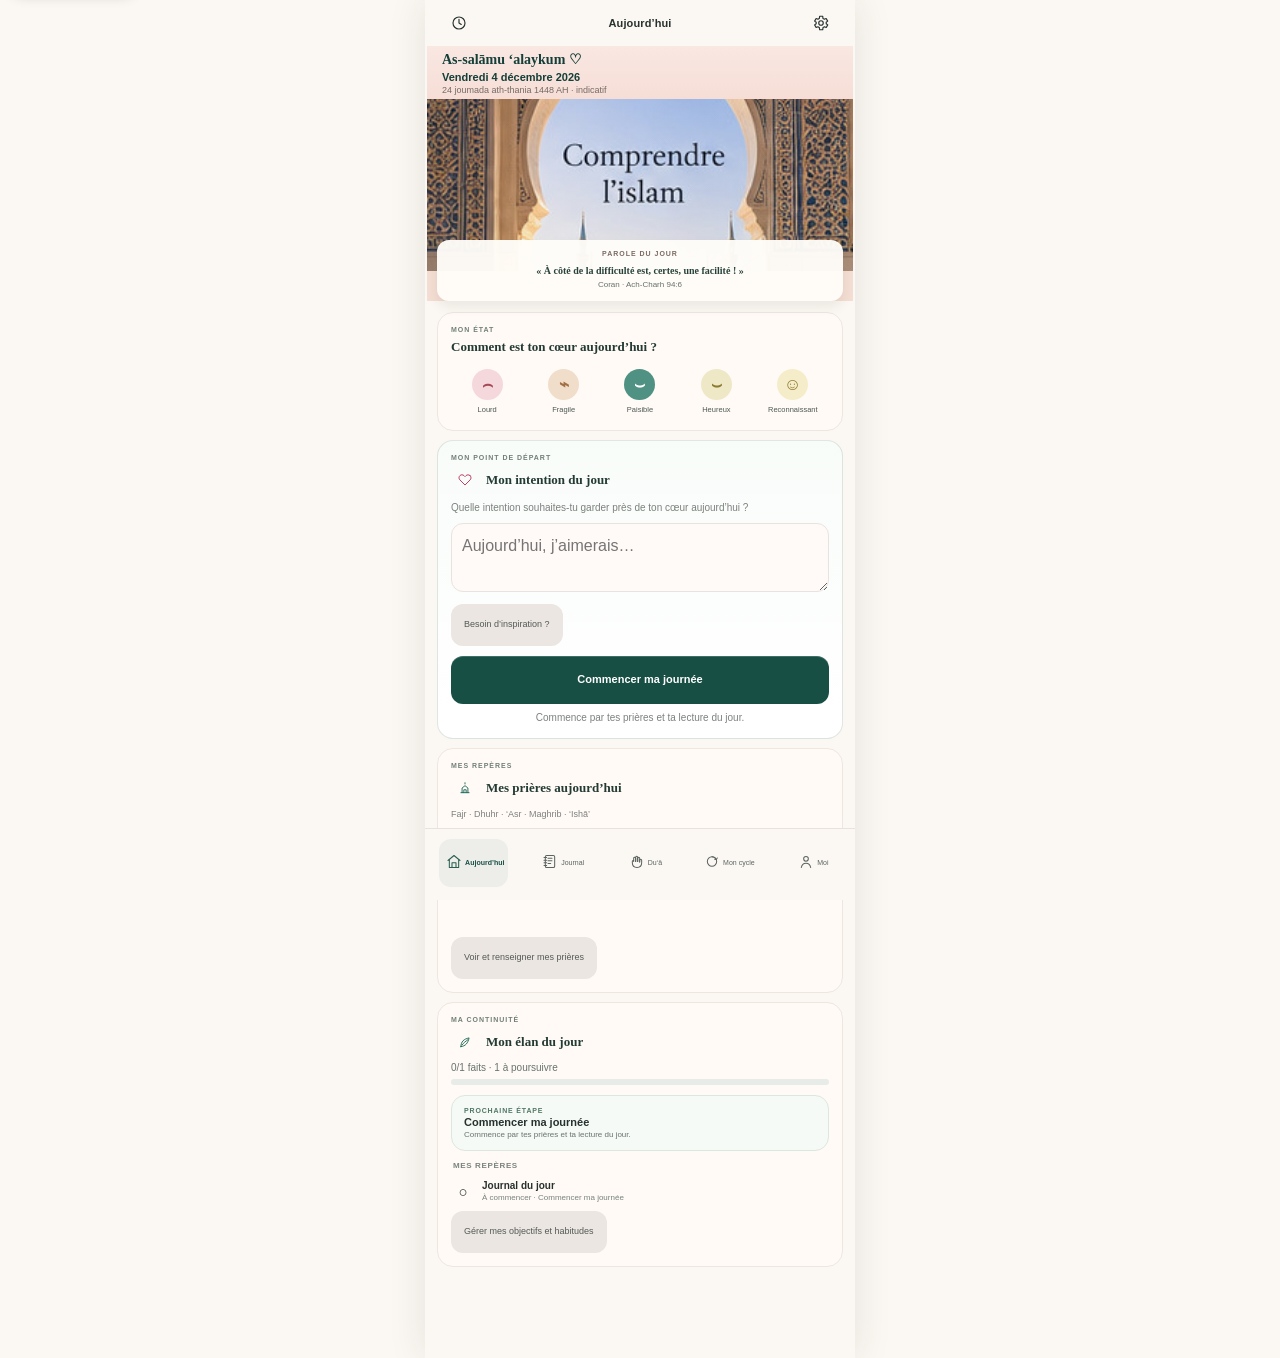
<file: index.html>
<!doctype html>
<html lang="fr">
<head>
<meta charset="utf-8">
<meta http-equiv="Content-Security-Policy" content="default-src 'self'; script-src 'self'; style-src 'self'; style-src-attr 'none'; img-src 'self' data:; font-src 'self'; connect-src 'none'; object-src 'none'; base-uri 'none'; form-action 'none'">
<meta name="viewport" content="width=device-width, initial-scale=1">
<title>Jardin du Cœur</title>
<meta name="theme-color" content="#174f45">
<meta name="description" content="Un journal personnel pour écrire, réfléchir et revenir à l’essentiel.">
<meta name="apple-mobile-web-app-capable" content="yes">
<meta name="apple-mobile-web-app-status-bar-style" content="default">
<meta name="apple-mobile-web-app-title" content="Jardin du Cœur">
<link rel="manifest" href="./manifest.webmanifest">
<link rel="apple-touch-icon" href="./icons/icon-192.png">








<link rel="stylesheet" href="./app.css">
</head>
<body>
<div id="lockScreen" class="lock-screen" hidden>
  <div class="lock-card">
    <span class="svg-icon lock-icon" data-icon="lock" aria-hidden="true"></span>
    <h2>Jardin du Cœur</h2>
    <p class="subtle">Entre ton code pour continuer</p>
    <label class="sr-only" for="lockPinInput">Code de verrouillage</label>
    <input id="lockPinInput" type="password" inputmode="numeric" pattern="[0-9]*" maxlength="8" autocomplete="off" placeholder="Code">
    <button class="primary" id="lockUnlockBtn" type="button">Déverrouiller</button>
    <p id="lockError" class="lock-error" hidden>Code incorrect</p>
  </div>
</div>
<a class="skip-link" href="#appMain">Aller au contenu</a>
<main class="app-shell" id="appMain">
  <div class="device-wrap">
    <div class="phone">
      <div class="save-state" id="saveState" role="status" aria-live="polite" aria-atomic="true">Enregistré</div>

      <!-- 1 -->
      <section class="screen active" data-screen="1">
        <div class="screen-head home-screen-head"><button class="iconbtn" id="homeHistoryBtn" aria-label="Historique récent"><span class="svg-icon" data-icon="clock"></span></button><strong class="home-screen-title">Aujourd’hui</strong><button class="iconbtn" data-action="go(10)" aria-label="Paramètres"><span class="svg-icon" data-icon="settings"></span></button></div>
        <div class="home-hero" id="dailyHero">
          <div class="home-greeting">
            <div class="salam serif">As-salāmu ‘alaykum ♡</div>
            <div class="date" id="homeDate">—</div>
            <div class="hijri" id="homeHijri">—</div>
          </div>
          <div class="mockup-photo" id="dailyLandscape" role="img" aria-label="Paysage du jour"></div>
          <button class="home-verse daily-quote-card" id="dailyQuoteCard" type="button" aria-label="Ouvrir la source de la parole du jour">
            <span class="daily-quote-kicker">PAROLE DU JOUR</span>
            <span class="daily-quote-text" id="dailyQuoteText">—</span>
            <small id="dailyQuoteRef">—</small>
          </button>
        </div>
        <div class="card home-checkin-card">
          <div class="home-card-kicker">MON ÉTAT</div>
          <div class="section-title">Comment est ton cœur aujourd’hui ?</div>
          <div class="mood-grid" role="group" aria-label="État du cœur aujourd’hui">
            <button class="mood mood-sad" data-mood="Lourd"><span>⌢</span>Lourd</button>
            <button class="mood mood-tired" data-mood="Fragile"><span>⌁</span>Fragile</button>
            <button class="mood mood-calm" data-mood="Paisible"><span>⌣</span>Paisible</button>
            <button class="mood mood-motivated" data-mood="Heureux"><span>⌣</span>Heureux</button>
            <button class="mood mood-grateful" data-mood="Reconnaissant"><span>☺</span>Reconnaissant</button>
          </div>
        </div>
        <div class="card home-start-card">
          <div class="home-card-kicker">MON POINT DE DÉPART</div>
          <div class="section-title"><span class="icon-orb pink"><span class="svg-icon" data-icon="heart"></span></span> Mon intention du jour</div>
          <div class="subtle jdc-inline-1">Quelle intention souhaites-tu garder près de ton cœur aujourd’hui ?</div>
          <textarea id="intent" data-field="intention" placeholder="Aujourd’hui, j’aimerais…" aria-label="Mon intention du jour"></textarea>
          <button class="secondary jdc-inline-2" id="intentionHelpBtn" type="button">Besoin d’inspiration ?</button>
          <button class="primary" id="startDayBtn" type="button" data-action="startOrContinueDay()">Commencer ma journée</button><div class="journey-hint" id="homeJourneyHint" aria-live="polite">Commence par tes prières et ta lecture du jour.</div>
        </div>
        <div class="card home-prayer-preview" id="homePrayerPreview">
          <div class="home-card-kicker">MES REPÈRES</div>
          <div class="section-title"><span class="icon-orb green"><span class="svg-icon" data-icon="prayer"></span></span> Mes prières aujourd’hui</div>
          <div class="subtle jdc-inline-3">Fajr · Dhuhr · ‘Asr · Maghrib · ‘Ishā’</div>
          <button class="secondary" type="button" data-action="selectedDate=todayKey();renderSelectedDay();go(2)">Voir et renseigner mes prières</button>
        </div>
        <div class="card home-today-dashboard" id="homeTodayDashboard" aria-labelledby="homeTodayTitle">
          <div class="home-card-kicker">MA CONTINUITÉ</div>
          <div class="section-title" id="homeTodayTitle"><span class="icon-orb green"><span class="svg-icon" data-icon="leaf"></span></span> Mon élan du jour</div>
          <div class="today-progress" id="homeTodayProgress">—</div>
          <div class="today-progress-track" aria-hidden="true"><span id="homeTodayProgressBar"></span></div>
          <button class="today-next-action" type="button" id="homeTodayNextAction"><span class="today-next-kicker">PROCHAINE ÉTAPE</span><strong id="homeTodayNextLabel">—</strong><small id="homeTodayNextHint">—</small></button>
          <div class="today-list-heading">Mes repères</div>
          <div id="homeTodayItems"></div>
          <button class="secondary" type="button" id="homeTodayManageBtn">Gérer mes objectifs et habitudes</button>
        </div>
        <button class="evening-home-link hidden" id="homeMuhasabahBtn" type="button">☾ Le soir venu, prends un moment pour ta muhāsabah</button>
        <Nav active="today"></Nav>
      </section>

      <!-- 2 -->
      <section class="screen" data-screen="2">
        <div class="screen-head"><button class="iconbtn" id="dayBasicsBackBtn" aria-label="Retour à l’accueil"><span class="svg-icon" data-icon="chevron-left"></span></button><h2>Ma journée</h2><button class="iconbtn" data-action="go(10)" aria-label="Paramètres"><span class="svg-icon" data-icon="settings"></span></button></div>
        <div class="journal-view-mode" data-journal-mode-notice hidden></div>
        <div class="day-basics-intro"><span class="day-basics-kicker">MES REPÈRES DU JOUR</span><p>Renseigne simplement ce qui compte maintenant. Tu pourras compléter le reste plus tard.</p></div>
        <div class="datebar"><button class="round" id="prevDay" aria-label="Jour précédent">‹</button><div class="center"><strong id="journalDate">—</strong><span id="journalHijri">—</span><button class="date-today-link" id="journalTodayBtn" type="button">Aujourd’hui</button></div><button class="round" id="nextDay" aria-label="Jour suivant">›</button></div>
        <div class="card" id="prayerCard">
          <div class="section-title"><span class="icon-orb green"><span class="svg-icon" data-icon="prayer"></span></span><span><strong>Mes prières</strong><small class="day-section-help">Un statut suffit pour chaque prière.</small></span></div>
          <div class="row prayer-row"><div class="prayer-name"><span class="icon-orb gold"><span class="svg-icon" data-icon="prayer-mat"></span></span>Fajr</div><span class="status-dot empty"></span><select class="status-pill" data-prayer="fajr" aria-label="Statut de la prière Fajr"><option>Non renseignée</option><option>À l’heure</option><option>En retard</option></select><span class="chev">›</span></div>
          <div class="row prayer-row"><div class="prayer-name"><span class="icon-orb peach"><span class="svg-icon" data-icon="moon"></span></span>Dhuhr</div><span class="status-dot empty"></span><select class="status-pill" data-prayer="dhuhr" aria-label="Statut de la prière Dhuhr"><option>Non renseignée</option><option>À l’heure</option><option>En retard</option></select><span class="chev">›</span></div>
          <div class="row prayer-row"><div class="prayer-name"><span class="icon-orb gold"><span class="svg-icon" data-icon="prayer-mat"></span></span>‘Asr</div><span class="status-dot empty"></span><select class="status-pill" data-prayer="asr" aria-label="Statut de la prière ‘Asr"><option>Non renseignée</option><option>À l’heure</option><option>En retard</option></select><span class="chev">›</span></div>
          <div class="row prayer-row"><div class="prayer-name"><span class="icon-orb peach"><span class="svg-icon" data-icon="moon"></span></span>Maghrib</div><span class="status-dot empty"></span><select class="status-pill" data-prayer="maghrib" aria-label="Statut de la prière Maghrib"><option>Non renseignée</option><option>À l’heure</option><option>En retard</option></select><span class="chev">›</span></div>
          <div class="row prayer-row"><div class="prayer-name"><span class="icon-orb gold"><span class="svg-icon" data-icon="prayer-mat"></span></span>‘Ishā’</div><span class="status-dot empty"></span><select class="status-pill" data-prayer="isha" aria-label="Statut de la prière ‘Ishā’"><option>Non renseignée</option><option>À l’heure</option><option>En retard</option></select><span class="chev">›</span></div>
        </div>
        <div class="card">
          <div class="section-title"><span class="icon-orb green"><span class="svg-icon" data-icon="book"></span></span><span><strong>Ma lecture du Qur’an</strong><small class="day-section-help">Note seulement ce que tu souhaites garder.</small></span></div>
          <label class="day-field-label">Sourate<input data-field="quranSurah" placeholder="Nom ou numéro" aria-label="Sourate"></label>
          <div class="day-verse-range"><label class="day-field-label">Du verset<input data-field="quranFrom" inputmode="numeric" placeholder="Début" aria-label="Verset de début"></label><span class="subtle day-range-separator">à</span><label class="day-field-label">Au verset<input data-field="quranTo" inputmode="numeric" placeholder="Fin" aria-label="Verset de fin"></label></div>
          <label class="day-field-label day-reflection-label">Ce que j’en retiens<textarea data-field="quranReflection" placeholder="Une idée, un rappel, une réflexion…" aria-label="Ce que je retiens de ma lecture du Qur’an"></textarea></label>
        </div>
        <button class="primary" id="dayBasicsContinueBtn" type="button">Continuer ma journée</button>
        <Nav active="journal"></Nav>
      </section>

      <!-- 3 -->
      <section class="screen" data-screen="3">
        <div class="screen-head"><button class="iconbtn" data-action="go(2)" aria-label="Retour aux prières"><span class="svg-icon" data-icon="chevron-left"></span></button><h2>Ma journée</h2><span></span></div>
        <div class="journal-view-mode" data-journal-mode-notice hidden></div>
        <div class="day-context" aria-live="polite"><strong id="dayDetailsDate">—</strong><div class="day-context-actions"><button type="button" id="dayDetailsTodayBtn">Aujourd’hui</button><button type="button" id="dayDetailsJournalBtn">Voir dans le journal</button></div></div>
        <div class="heart-page-intro" aria-labelledby="heartPageTitle"><span class="heart-page-kicker">MES REPÈRES INTÉRIEURS</span><strong id="heartPageTitle">Ce que mon cœur porte</strong><p>Quelques mots suffisent. Tu peux renseigner seulement ce qui compte aujourd’hui.</p></div>
        <div class="day-section-progress heart-progress" id="daySectionProgress" aria-live="polite">0/5 repères renseignés</div>
        <div class="accordion heart-notes-grid">
          <div class="card soft-green heart-note-card"><div class="section-title"><span class="icon-orb green"><span class="svg-icon" data-icon="dhikr"></span></span><span><strong>Mon dhikr</strong><small>Ce que j’ai gardé sur ma langue ou dans mon cœur</small></span></div><label class="heart-field-label">Mon dhikr du jour<textarea data-field="dhikr" placeholder="Quels adhkār as-tu fait aujourd’hui ?" aria-label="Mon dhikr du jour"></textarea></label></div>
          <div class="card soft-pink heart-note-card"><div class="section-title"><span class="icon-orb pink"><span class="svg-icon" data-icon="heart"></span></span><span><strong>Alhamdulillah</strong><small>Un bienfait, un soulagement ou une gratitude</small></span></div><label class="heart-field-label">Ma gratitude<textarea data-field="gratitude" placeholder="Pour quoi dis-tu Alhamdulillah aujourd’hui ?" aria-label="Ma gratitude du jour"></textarea></label></div>
          <div class="card soft-blue heart-note-card"><div class="section-title"><span class="icon-orb blue"><span class="svg-icon" data-icon="dua"></span></span><span><strong>Mes du‘â</strong><small>Ce que je souhaite confier aujourd’hui</small></span></div><label class="heart-field-label">Ma du‘â<textarea data-field="dua" placeholder="Ajoute une du‘â ou consulte tes du‘â" aria-label="Mes du‘â du jour"></textarea></label></div>
          <div class="card soft-sand heart-note-card heart-note-primary"><div class="section-title"><span class="icon-orb green"><span class="svg-icon" data-icon="leaf"></span></span><span><strong>Entre Allah et moi</strong><small>Un espace personnel pour déposer ce qui compte</small></span></div><label class="heart-field-label">Ce que mon cœur porte<textarea data-field="heartNotes" placeholder="Ce que mon cœur porte aujourd’hui …" aria-label="Ce que mon cœur porte aujourd’hui"></textarea></label></div>
        </div>
        <div class="card">
          <div class="section-title"><span class="icon-orb green"><span class="svg-icon" data-icon="heart-fill"></span></span> Ma journée en un mot</div>
          <div class="subtle">Choisis un mot pour résumer ta journée</div>
          <div class="word-chips jdc-inline-4"><button class="chip" data-word="Apaisante">Apaisante</button><button class="chip" data-word="Difficile">Difficile</button><button class="chip" data-word="Bénie">Bénie</button><button class="chip" data-word="Ordinaire">Ordinaire</button></div>
          <div class="day-flow-actions"><button class="secondary" type="button" id="dayBackToBasicsBtn">Prières & Qur’an</button><button class="primary" type="button" id="dayToMuhasabahBtn">Continuer vers ma muhâsabah</button></div>
        </div>
        <Nav active="journal"></Nav>
      </section>

      <!-- 4 -->
      <section class="screen" data-screen="4">
        <div class="screen-head evening-nav"><button class="iconbtn" id="muhasabahBackBtn" aria-label="Retour à la journée"><span class="svg-icon" data-icon="chevron-left"></span></button><div class="evening-date" id="muhasabahDate">—</div><button class="iconbtn" id="muhasabahJournalBtn" aria-label="Voir dans le journal"><span class="svg-icon" data-icon="notebook"></span></button></div>
        <div class="journal-view-mode" data-journal-mode-notice hidden></div>
        <div class="evening-title"><span class="moon">☾</span><div class="evening-copy"><div class="evening-heading serif">Le temps de la<br>muhâsabah</div><div class="subtle">Relis ta journée sans chercher à tout remplir. Quelques mots peuvent suffire.</div></div></div>
        <div class="muhasabah-guide" aria-label="Repère de réflexion"><span>6 questions</span><strong>Avance à ton rythme</strong><small>Tu peux laisser une question vide et y revenir plus tard.</small></div>
        <div class="card reflection muhasabah-reflection">
          <div class="prompt"><div class="prompt-head" id="muhasabahCloserLabel"><div class="dot"><span class="svg-icon" data-icon="person-pray"></span></div><span>Qu’est-ce qui m’a rapproché(e) d’Allah aujourd’hui ?</span></div><textarea data-field="muhasabahCloser" aria-labelledby="muhasabahCloserLabel" placeholder="Écris quelques mots…"></textarea></div>
          <div class="prompt"><div class="prompt-head" id="muhasabahAwayLabel"><div class="dot"><span class="svg-icon" data-icon="distance"></span></div><span>Qu’est-ce qui m’a éloigné(e) ?</span></div><textarea data-field="muhasabahAway" aria-labelledby="muhasabahAwayLabel" placeholder="Écris quelques mots…"></textarea></div>
          <div class="prompt"><div class="prompt-head" id="muhasabahLearnedLabel"><div class="dot"><span class="svg-icon" data-icon="smile"></span></div><span>Qu’est-ce que j’ai appris aujourd’hui ?</span></div><textarea data-field="muhasabahLearned" aria-labelledby="muhasabahLearnedLabel" placeholder="Écris quelques mots…"></textarea></div>
          <div class="prompt"><div class="prompt-head" id="muhasabahGratefulLabel"><div class="dot"><span class="svg-icon" data-icon="heart-fill"></span></div><span>Pour quoi suis-je reconnaissant(e) ?</span></div><textarea data-field="muhasabahGrateful" aria-labelledby="muhasabahGratefulLabel" placeholder="Écris quelques mots…"></textarea></div>
          <div class="prompt"><div class="prompt-head" id="muhasabahRepairLabel"><div class="dot"><span class="svg-icon" data-icon="repair"></span></div><span>Y a-t-il quelque chose que je dois réparer ?</span></div><textarea data-field="muhasabahRepair" aria-labelledby="muhasabahRepairLabel" placeholder="Écris quelques mots…"></textarea></div>
          <div class="prompt"><div class="prompt-head" id="muhasabahEntrustLabel"><div class="dot"><span class="svg-icon" data-icon="dua"></span></div><span>Qu’est-ce que je confie à Allah avant de dormir ?</span></div><textarea data-field="muhasabahEntrust" aria-labelledby="muhasabahEntrustLabel" placeholder="Écris quelques mots…"></textarea></div>
        </div>
        <div class="card"><div class="section-title"><span class="icon-orb blue"><span class="svg-icon" data-icon="dua"></span></span> Une du‘â du soir</div><textarea data-field="eveningDua" placeholder="Écris ta du‘â …" aria-label="Ma du‘â du soir"></textarea></div>
        <div class="card day-close-card" id="dayCloseCard"><div class="section-title"><span class="icon-orb green"><span class="svg-icon" data-icon="check"></span></span> Avant de clôturer</div><div class="subtle">Un aperçu simple de ta journée avant de la retrouver dans le Journal.</div><div class="day-close-summary" id="dayCloseSummary" aria-live="polite"></div><button class="primary" id="finishDayBtn">Terminer ma journée</button><div class="subtle day-close-status" id="dayCloseStatus"></div></div>
        <Nav active="journal"></Nav>
      </section>

      <!-- 5 -->
      <section class="screen" data-screen="5">
        <div class="screen-head"><button class="iconbtn" id="journalHistoryBtn" aria-label="Historique récent"><span class="svg-icon" data-icon="clock"></span></button><h2>Mon journal</h2><button class="iconbtn" data-action="go(10)" aria-label="Paramètres"><span class="svg-icon" data-icon="settings"></span></button></div>
        <div class="journal-intro"><strong>Retrouve le fil de tes journées</strong><span>Choisis une date pour relire tes repères, puis ouvre la journée seulement si tu veux aller plus loin.</span></div>
        <div class="calendar-top" aria-label="Vue du journal"><button class="active" aria-current="true">Jour</button><button disabled aria-disabled="true" title="Vue à venir">Semaine</button><button disabled aria-disabled="true" title="Vue à venir">Mois</button><button disabled aria-disabled="true" title="Vue à venir">Année</button></div>
        <div class="card journal-calendar-card">
          <div class="cal-head"><button class="round" id="prevMonth" aria-label="Mois précédent">‹</button><strong class="serif" id="calendarMonth">—</strong><button class="round" id="nextMonth" aria-label="Mois suivant">›</button></div>
          <div class="cal-grid" id="calendarGrid" aria-label="Calendrier du journal"></div>
          <div class="journal-calendar-legend" aria-label="Légende du calendrier"><span><i class="legend-swatch has-entry"></i>Journée renseignée</span><span><i class="legend-swatch selected-day"></i>Date sélectionnée</span></div>
        </div>
        <div class="card journal-day-card">
          <div class="section-title journal-summary-head"><span id="summaryDate">—</span><small id="summaryContext">—</small></div>
          <div class="journal-selected-nav" aria-label="Naviguer entre les journées"><button class="round" id="journalPrevDay" type="button" aria-label="Journée précédente">‹</button><button class="journal-today-shortcut" id="journalSelectedTodayBtn" type="button">Revenir à aujourd’hui</button><button class="round" id="journalNextDay" type="button" aria-label="Journée suivante">›</button></div>
          <div id="journalReview" class="journal-review" aria-live="polite"></div>
          <div class="summary-item" data-open-screen="2"><div class="ico"><span class="svg-icon" data-icon="target"></span></div><div><strong>Ma journée</strong><small id="summaryDay">Aucune entrée</small></div><spanclass="jdc-inline-5">›</span></div>
          <div class="summary-item" data-open-screen="3"><div class="ico jdc-inline-6"><span class="svg-icon" data-icon="heart"></span></div><div><strong>Ce que mon cœur porte</strong><small id="summaryHeart">Aucune note</small></div><spanclass="jdc-inline-5">›</span></div>
          <div class="summary-item" data-open-screen="2"><div class="ico"><span class="svg-icon" data-icon="book"></span></div><div><strong>Ma lecture du Qur’an</strong><small id="summaryQuran">Non renseignée</small></div><spanclass="jdc-inline-5">›</span></div>
          <div class="summary-item" data-open-screen="3"><div class="ico jdc-inline-7"><span class="svg-icon" data-icon="heart-fill"></span></div><div><strong>Ma gratitude</strong><small id="summaryGratitude">Non renseignée</small></div><spanclass="jdc-inline-5">›</span></div>
          <div class="summary-item" data-open-screen="4"><div class="ico jdc-inline-8"><span class="svg-icon" data-icon="moon"></span></div><div><strong>Ma muhâsabah</strong><small id="summaryMuhasabah">Non renseignée</small></div><spanclass="jdc-inline-5">›</span></div>
        </div>
        <div class="journal-open-actions"><button class="secondary journal-open-day" id="journalOpenDayBtn" type="button">Consulter cette journée</button><button class="primary journal-edit-day" id="journalEditDayBtn" type="button">Modifier cette journée</button></div>
        <div class="card journal-recent-card"><div class="section-title journal-recent-title"><span>Mes dernières journées</span><small>Accès rapide</small></div><div id="journalRecent"></div></div>
        <Nav active="journal"></Nav>
      </section>

      <!-- 6 -->
      <section class="screen" data-screen="6">
        <div class="screen-head"><button class="iconbtn" data-action="go(5)" aria-label="Retour au journal"><span class="svg-icon" data-icon="chevron-left"></span></button><h2>Mes du‘â</h2><span></span></div>
        <div class="dua-page-intro"><span class="dua-page-kicker">INVOQUER · GARDER · RETROUVER</span><strong>Un espace pour tes du‘â</strong><p>Parcours la bibliothèque, garde tes favorites ou écris les tiennes.</p></div>
        <label class="dua-search-label" for="duaSearch">Rechercher</label><div class="searchbar dua-searchbar"><span aria-hidden="true">⌕</span><input id="duaSearch" type="search" placeholder="Titre, thème ou mot-clé…" autocomplete="off"><button class="plus" id="addDuaBtn" aria-label="Écrire une nouvelle du‘â" title="Écrire une nouvelle du‘â"><span class="svg-icon" data-icon="plus"></span></button></div>
        <div class="tabs dua-tabs" id="duaTabs" role="tablist" aria-label="Afficher les du‘â"><button class="active" data-dua-tab="library" role="tab" aria-selected="true">Bibliothèque</button><button data-dua-tab="mine" role="tab" aria-selected="false">Mes du‘â</button><button data-dua-tab="favorites" role="tab" aria-selected="false">Favoris</button></div>
        <div class="dua-filter-head"><span>Filtrer par thème</span><small id="duaViewHint">Invocations de la bibliothèque</small></div>
        <div class="chips dua-source-chips" id="duaSources" aria-label="Origine des du‘â"><button class="chip active" data-dua-source="Toutes sources" aria-pressed="true">Toutes sources</button><button class="chip" data-dua-source="Coran" aria-pressed="false">Du‘â du Coran</button><button class="chip" data-dua-source="Sunna" aria-pressed="false">Du‘â de la Sunna</button></div>
        <div class="chips dua-category-chips" id="duaCategories" aria-label="Thèmes de du‘â"><button class="chip active" data-category="Toutes" aria-pressed="true">Toutes</button><button class="chip" data-category="Matin & soir" aria-pressed="false">Matin & soir</button><button class="chip" data-category="Protection" aria-pressed="false">Protection</button><button class="chip" data-category="Pardon" aria-pressed="false">Pardon</button><button class="chip" data-category="Guidance" aria-pressed="false">Guidance</button><button class="chip" data-category="Espérance" aria-pressed="false">Espérance</button><button class="chip" data-category="Savoir" aria-pressed="false">Savoir</button><button class="chip" data-category="Parents" aria-pressed="false">Parents</button><button class="chip" data-category="Famille" aria-pressed="false">Famille</button><button class="chip" data-category="Santé" aria-pressed="false">Santé</button></div>
        <div class="dua-results-head"><strong id="duaResultsTitle">Bibliothèque</strong><span id="duaResultsCount" aria-live="polite"></span></div>
        <div class="card dua-list-card" id="duaList" role="region" aria-labelledby="duaResultsTitle"></div>
        <Nav active="duas"></Nav>
      </section>

      <!-- 7 -->
      <section class="screen" data-screen="7">
        <div class="screen-head"><button class="iconbtn" data-action="go(1)" aria-label="Retour à l’accueil"><span class="svg-icon" data-icon="chevron-left"></span></button><h2>Mon cycle</h2><button class="iconbtn" data-action="go(10)" aria-label="Paramètres"><span class="svg-icon" data-icon="settings"></span></button></div>
        <div class="cycle-page-intro"><span class="cycle-page-kicker">SUIVI PERSONNEL</span><strong>Observer mon cycle avec simplicité</strong><p>Enregistre uniquement les dates que tu observes. Les estimations restent des repères indicatifs.</p></div>
        <div class="tabs cycle-tabs" id="cycleTabs" role="tablist" aria-label="Vue du cycle"><button class="active" data-cycle-tab="today" role="tab" aria-selected="true">Aujourd’hui</button><button data-cycle-tab="calendar" role="tab" aria-selected="false">Calendrier</button><button data-action="go(8)">Comprendre</button></div>
        <div id="cycleTodayPanel">
          <div class="cycle-banner"><div class="cycle-botanical" aria-hidden="true"><i></i><i></i><i></i><i></i><i></i></div><div><span class="cycle-banner-label">ÉTAT DU JOUR</span><h3 id="cycleHeadline">Mon cycle</h3><p id="cycleSubline">Tu peux noter manuellement le début d’une période.</p></div><span class="cycle-banner-arrow" aria-hidden="true">›</span></div>
          <div class="card cycle-control">
            <div class="section-title"><span>Mon suivi</span><small class="cycle-section-help">Saisie manuelle · modifiable à tout moment</small></div>
            <div class="toolbar-row"><button class="mini-btn primary-mini" id="cycleStartBtn">Mes règles commencent aujourd’hui</button><button class="mini-btn" id="cycleEndBtn">Mes règles se terminent aujourd’hui</button></div>
            <button class="mini-btn cycle-add-past" id="cycleAddPastBtn">+ Ajouter une période passée</button>
            <div class="cycle-status-note" id="cycleStatusText"></div>
            <div class="cycle-overview"><div class="cycle-stat">Dernière période<strong id="cycleLastPeriod">—</strong><span id="cycleLastDuration" class="subtle"></span></div><div class="cycle-stat">Prochaine période estimée<strong id="cycleNextEstimate">—</strong><span id="cycleEstimateBasis" class="subtle"></span></div></div>
          </div>
          <div class="card cycle-learning-card">
            <div class="section-title"><span>Comprendre cette période</span><small class="cycle-section-help">Repères religieux · contenus sourcés ou signalés en préparation</small></div>
            <p class="subtle">Retrouve les leçons sur le ḥayḍ, l’istiḥāḍa, le nifâs, la purification, la prière et le jeûne sans confondre estimation du calendrier et statut religieux.</p>
            <button class="mini-btn cycle-learn-btn" id="cycleLearnBtn" type="button">Voir les leçons sur le cycle <span aria-hidden="true">›</span></button>
          </div>
          <div class="card cycle-spiritual-card">
            <div class="section-title"><span>Que puis-je faire aujourd’hui ?</span><small class="cycle-section-help">Des gestes simples pour garder un lien avec ma journée</small></div>
            <div class="action-grid">
              <button class="action" type="button" data-cycle-action="dua"><span class="svg-icon" data-icon="dua"></span><span>Du‘â</span></button><button class="action" type="button" data-cycle-action="dhikr"><span class="svg-icon" data-icon="dhikr"></span><span>Dhikr</span></button><button class="action" type="button" data-cycle-action="listen"><span class="svg-icon" data-icon="headphones"></span><span>Écouter</span></button><button class="action" type="button" data-cycle-action="study"><span class="svg-icon" data-icon="book-open"></span><span>Étudier</span></button>
              <button class="action" type="button" data-cycle-action="sadaqah"><span class="svg-icon" data-icon="hands-heart"></span><span>Sadaqah</span></button><button class="action" type="button" data-cycle-action="journal"><span class="svg-icon" data-icon="notebook"></span><span>Journal</span></button><button class="action" type="button" data-cycle-action="care"><span class="svg-icon" data-icon="heart-fill"></span><span>Prendre soin de moi</span></button>
            </div>
          </div>
          <div class="card soft-sand clickable" id="ramadanMakeupCard"><div class="row jdc-inline-9"><div><strong class="serif">☾ Ramadan</strong><div class="subtle" id="ramadanMakeupText">Jeûnes à rattraper : 0 jour</div></div><span>›</span></div></div>
        </div>
        <div id="cycleCalendarPanel" class="hidden">
          <div class="card cycle-calendar-card">
            <div class="cycle-calendar-intro"><strong>Mon calendrier</strong><span>Touche une date pour ajouter ou modifier une période.</span></div>
            <div class="cal-head"><button class="round" id="cyclePrevMonth" aria-label="Mois précédent">‹</button><strong class="serif" id="cycleCalendarMonth">—</strong><button class="round" id="cycleNextMonth" aria-label="Mois suivant">›</button></div>
            <div class="cycle-calendar" id="cycleCalendarGrid" role="grid" aria-label="Calendrier du cycle"></div>
            <div class="cycle-legend"><span><i class="legend-dot saved"></i>Période enregistrée</span><span><i class="legend-dot estimate"></i>Période estimée</span></div>
          </div>
          <div class="card cycle-history-card"><div class="section-title"><span>Mes périodes</span><small class="cycle-section-help">Historique enregistré</small></div><div id="cycleHistory" class="cycle-history"></div><button class="mini-btn cycle-add-past" id="cycleAddPastBtnCalendar">+ Ajouter une période passée</button></div>
          <div class="subtle jdc-inline-10">Les dates estimées sont indicatives et calculées à partir des périodes que tu as enregistrées. Elles ne déterminent pas à elles seules un statut médical ou juridique religieux.</div>
        </div>
        <Nav active="cycle"></Nav>
      </section>

      <!-- 8 -->
      <section class="screen" data-screen="8">
        <div class="screen-head">
          <button class="iconbtn" data-action="go(7)" aria-label="Retour à Mon cycle"><span class="svg-icon" data-icon="chevron-left"></span></button>
          <h2>Comprendre & vivre sa foi</h2><span></span>
        </div>

        <div class="learn-hero">
          <div class="learn-kicker">APPRENDRE · COMPRENDRE · AVANCER</div>
          <div class="serif learn-title">Des repères pour ta vie spirituelle de femme</div>
          <p>Explore les thèmes qui t’accompagnent, à ton rythme. Les fiches non encore vérifiées restent clairement indiquées comme étant en préparation.</p>
          <div class="faith-trust-note"><span aria-hidden="true">✓</span><span><strong>Statut visible sur chaque fiche</strong><small>« Sourcée » quand les références sont publiées · « En préparation » sinon.</small></span></div>
          <label class="faith-search-label" for="faithSearch">Rechercher une question ou un thème</label>
          <label class="learn-search">
            <span aria-hidden="true">⌕</span>
            <input id="faithSearch" type="search" placeholder="Ex. prière, cycle, gratitude…" aria-label="Rechercher dans Comprendre et vivre sa foi">
          </label>
        </div>

        <div class="learn-section-title faith-section-head"><span>Parcours Islam au féminin</span><small>Des leçons reliées à la vie quotidienne</small></div>
        <div class="faith-paths" aria-label="Parcours de leçons">
          <button class="faith-path" type="button" data-faith-path="cycle"><span>🌙</span><span><strong>Cycle & purification</strong><small>Menstruations · ghusl · prière · jeûne · situations d’incertitude</small></span><span aria-hidden="true">›</span></button>
          <button class="faith-path" type="button" data-faith-path="daily"><span>🤍</span><span><strong>Adoration au quotidien</strong><small>Prière · du‘â · dhikr · constance · relation avec Allah</small></span><span aria-hidden="true">›</span></button>
          <button class="faith-path" type="button" data-faith-path="life"><span>🌿</span><span><strong>Vie de femme musulmane</strong><small>Savoir · droits · mariage · famille · études · travail</small></span><span aria-hidden="true">›</span></button>
          <button class="faith-path" type="button" data-faith-path="books"><span>📚</span><span><strong>Leçons tirées d’ouvrages</strong><small>Bibliographie contrôlée · idées reformulées · références visibles</small></span><span aria-hidden="true">›</span></button>
        </div>

        <div class="faith-editorial-card" role="note"><strong>Comment une leçon est publiée</strong><span>Réponse courte → repères → nuances ou avis éventuels → application → sources visibles.</span></div>

        <div class="learn-section-title faith-section-head"><span>Explorer par thème</span><small>Choisis un repère</small></div>
        <div class="learn-grid" id="faithCategories">
          <button class="learn-card" aria-pressed="false" data-faith-category="woman"><span class="learn-emoji">🌷</span><strong>La femme en Islam</strong><small>Valeur · droits · savoir · couple · société</small></button>
          <button class="learn-card" aria-pressed="false" data-faith-category="body"><span class="learn-emoji">🌙</span><strong>Mon corps & ma pratique</strong><small>Cycle · purification · prière · jeûne · Coran</small></button>
          <button class="learn-card" aria-pressed="false" data-faith-category="spiritual"><span class="learn-emoji">🤍</span><strong>Ma relation avec Allah</strong><small>Du‘â · gratitude · tawakkul · espérance</small></button>
          <button class="learn-card" aria-pressed="false" data-faith-category="ramadan"><span class="learn-emoji">✨</span><strong>Ramadan au féminin</strong><small>Cycle · jeûne · rattrapage · spiritualité</small></button>
          <button class="learn-card" aria-pressed="false" data-faith-category="life"><span class="learn-emoji">🌿</span><strong>Ma vie de femme musulmane</strong><small>Célibat · mariage · maternité · séparation · ménopause</small></button>
          <button class="learn-card" aria-pressed="false" data-faith-category="women"><span class="learn-emoji">📖</span><strong>Femmes qui nous inspirent</strong><small>Parcours documentés de femmes de l’histoire islamique</small></button>
          <button class="learn-card" aria-pressed="false" data-faith-category="books"><span class="learn-emoji">📚</span><strong>Leçons d’ouvrages</strong><small>Enseignements attribués · références bibliographiques visibles</small></button>
        </div>

        <div class="learn-section-title faith-section-head"><span>Questions & repères</span><small id="faithResultsCount" aria-live="polite">—</small></div>
        <div class="card faith-list" id="faithArticleList" aria-label="Fiches disponibles"></div>

        <div class="learn-tools" aria-label="Outils de lecture">
          <button class="mini-btn" id="faithFavoritesBtn">♡ Mes lectures</button>
          <button class="mini-btn" id="faithBooksBtn">📚 Ouvrages</button><button class="mini-btn" id="faithMethodBtn">Sources & méthodologie</button>
        </div>
        <Nav active="cycle"></Nav>
      </section>

<!-- 9 -->
      <section class="screen" data-screen="9">
        <div class="screen-head"><button class="iconbtn" data-action="go(5)" aria-label="Retour au journal"><span class="svg-icon" data-icon="chevron-left"></span></button><h2>Ma muhâsabah</h2><span></span></div>
        <div class="reflection-page-intro">
          <span class="reflection-page-kicker">PRENDRE DU RECUL</span>
          <strong>Relire une période avec douceur</strong>
          <p>Choisis une période, puis note seulement ce qui t’aide. Les 8 pistes sont facultatives et tes réponses sont enregistrées au fil de l’écriture.</p>
        </div>
        <div class="calendar-top reflection-tabs" id="reflectionTabs" role="tablist" aria-label="Période de réflexion"><button class="active" role="tab" aria-selected="true" data-period="week">Semaine</button><button role="tab" aria-selected="false" data-period="month">Mois</button><button role="tab" aria-selected="false" data-period="year">Année</button></div>
        <div class="period-nav reflection-period-nav" aria-label="Navigation entre les périodes"><button class="round" id="periodPrev" aria-label="Période précédente">‹</button><div class="reflection-period-copy"><small>Période consultée</small><strong id="reflectionPeriodLabel">—</strong></div><button class="round" id="periodNext" aria-label="Période suivante">›</button></div>
        <div class="reflection-guide"><span>8 pistes de réflexion</span><span aria-hidden="true">·</span><span>Tu peux laisser des réponses vides</span></div>
        <div class="card reflection reflection-period-card">
          <div class="section-title" id="reflectionTitle">Cette semaine…</div>
          <div class="prompt"><div class="prompt-head"><div class="dot">✧</div><span>Ce qui a rempli mon cœur</span></div><textarea data-period-field="heart" aria-label="Ce qui a rempli mon cœur" placeholder="Écris quelques mots…"></textarea></div>
<div class="prompt"><div class="prompt-head"><div class="dot">☁</div><span>Une difficulté que j’ai rencontrée</span></div><textarea data-period-field="challenge" aria-label="Une difficulté que j’ai rencontrée" placeholder="Écris quelques mots…"></textarea></div>
<div class="prompt"><div class="prompt-head"><div class="dot">♡</div><span>Une chose dont je suis fière</span></div><textarea data-period-field="proud" aria-label="Une chose dont je suis fière" placeholder="Écris quelques mots…"></textarea></div>
<div class="prompt"><div class="prompt-head"><div class="dot">◉</div><span>Une chose que je souhaite améliorer</span></div><textarea data-period-field="improve" aria-label="Une chose que je souhaite améliorer" placeholder="Écris quelques mots…"></textarea></div>
<div class="prompt"><div class="prompt-head"><div class="dot">◌</div><span>Ce que j’ai appris sur moi-même</span></div><textarea data-period-field="self" aria-label="Ce que j’ai appris sur moi-même" placeholder="Écris quelques mots…"></textarea></div>
<div class="prompt"><div class="prompt-head"><div class="dot">✧</div><span>Ce que j’ai appris sur ma relation avec Allah</span></div><textarea data-period-field="relationship" aria-label="Ce que j’ai appris sur ma relation avec Allah" placeholder="Écris quelques mots…"></textarea></div>
<div class="prompt"><div class="prompt-head"><div class="dot">♡</div><span>Ma du‘â pour la période à venir</span></div><textarea data-period-field="duaNext" aria-label="Ma du‘â pour la période à venir" placeholder="Écris quelques mots…"></textarea></div>
<div class="prompt"><div class="prompt-head"><div class="dot">◉</div><span>Mon intention pour la période à venir</span></div><textarea data-period-field="intentionNext" aria-label="Mon intention pour la période à venir" placeholder="Écris quelques mots…"></textarea></div>
        </div>
        <Nav active="journal"></Nav>
      </section>

      <!-- 10 -->
      <section class="screen" data-screen="10">
        <div class="screen-head"><button class="iconbtn" data-action="go(1)" aria-label="Retour à l’accueil"><span class="svg-icon" data-icon="chevron-left"></span></button><h2>Moi</h2><button class="iconbtn" id="profileSettingsBtn" aria-label="Paramètres"><span class="svg-icon" data-icon="settings"></span></button></div>
        <div class="profile-page-intro"><span class="profile-page-kicker">MON ESPACE</span><strong>Mes repères et mes réglages</strong><p>Retrouve ici ta progression, tes espaces personnels et les réglages de l’application.</p></div>
        <div class="card profile-identity-card">
          <div class="profile-top"><div class="avatar" aria-hidden="true"></div><div><div class="serif jdc-inline-11" id="profileDisplayName">Mon espace personnel</div><div class="subtle">Toujours un pas vers Allah ♡</div></div><button class="mini-btn profile-name-action" id="profileNameBtn" type="button">Modifier le nom</button></div>
        </div>
        <div class="profile-section-label">Mon chemin</div>
        <div class="card settings-list profile-settings-group">
          <div class="row profile-action" data-profile-panel="progress"><div class="setting-ico jdc-inline-12"><span class="svg-icon" data-icon="target"></span></div><div class="jdc-inline-13"><strong>Ma progression</strong><small>Journal · habitudes · objectifs</small></div><span>›</span></div>
          <div class="row profile-action" data-profile-panel="objectives"><div class="setting-ico jdc-inline-14"><span class="svg-icon" data-icon="heart-fill"></span></div><div class="jdc-inline-13"><strong>Mes objectifs</strong><small>Mon chemin vers Allah</small></div><span>›</span></div>
          <div class="row profile-action" data-profile-panel="habits"><div class="setting-ico jdc-inline-15"><span class="svg-icon" data-icon="leaf"></span></div><div class="jdc-inline-13"><strong>Mes habitudes</strong><small>Cultiver ce qui me fait du bien</small></div><span>›</span></div>
          <div class="row profile-action" data-profile-panel="garden"><div class="setting-ico jdc-inline-12"><span class="svg-icon" data-icon="leaf"></span></div><div class="jdc-inline-13"><strong>Mon jardin</strong><small>Intentions et choses à cultiver</small></div><span>›</span></div>
        </div>
        <div class="profile-section-label">Mes espaces</div>
        <div class="card settings-list profile-settings-group">
          <div class="row profile-action" data-profile-panel="notes"><div class="setting-ico jdc-inline-16"><span class="svg-icon" data-icon="notebook"></span></div><div class="jdc-inline-13"><strong>Mes notes</strong><small>Un espace libre</small></div><span>›</span></div>
        </div>
        <div class="profile-section-label">Application & données</div>
        <div class="card settings-list profile-settings-group">
          <div class="row profile-action" data-profile-panel="appearance"><div class="setting-ico jdc-inline-17"><span class="svg-icon" data-icon="heart"></span></div><div class="jdc-inline-13"><strong>Thème et apparence</strong><small>Clair / Sombre</small></div><span>›</span></div>
          <div class="row profile-action" data-profile-panel="privacy"><div class="setting-ico jdc-inline-18"><span class="svg-icon" data-icon="lock"></span></div><div class="jdc-inline-13"><strong>Confidentialité</strong><small>Données conservées sur cet appareil</small></div><span>›</span></div>
          <div class="row profile-action" data-profile-panel="lock"><div class="setting-ico jdc-inline-18"><span class="svg-icon" data-icon="lock"></span></div><div class="jdc-inline-13"><strong>Verrouillage</strong><small>Protéger l’ouverture par un code</small></div><span>›</span></div>
          <div class="row profile-action" data-profile-panel="install"><div class="setting-ico jdc-inline-12"><span class="svg-icon" data-icon="upload"></span></div><div class="jdc-inline-13"><strong>Installer l’application</strong><small>Ajouter Jardin du Cœur à l’écran d’accueil</small></div><span>›</span></div>
          <div class="row profile-action" data-profile-panel="backup"><div class="setting-ico jdc-inline-16"><span class="svg-icon" data-icon="upload"></span></div><div class="jdc-inline-13"><strong>Sauvegarde / Export</strong><small>Exporter ou restaurer mon journal</small></div><span>›</span></div>
          <div class="row profile-action" data-profile-panel="about"><div class="setting-ico jdc-inline-12"><span class="svg-icon" data-icon="info"></span></div><div class="jdc-inline-13"><strong>À propos</strong><small>Version 2.1.22 PWA · build 309</small></div><span>›</span></div>
        </div>
        <Nav active="profile"></Nav>
      </section>
    </div>
  </div>
</main>


<div class="modal-backdrop" id="modalBackdrop" aria-hidden="true">
  <div class="modal" role="dialog" aria-modal="true" aria-labelledby="modalTitle">
    <div class="modal-head"><h3 id="modalTitle">—</h3><button class="modal-close" id="modalClose" aria-label="Fermer">×</button></div>
    <div id="modalBody"></div>
  </div>
</div>
<input type="file" id="importFile" accept="application/json" class="hidden" aria-label="Importer une sauvegarde JSON">
<div class="toast" id="toast" role="status" aria-live="polite" aria-atomic="true"></div>

<script src="./icons-ui.js"></script>
<script src="./dua-library.js"></script>
<script src="./cycle-listen.js"></script>
<script src="./app.js"></script>
</body>
</html>
</file>
<file: app.css>
:root{
  --forest:#174f45;
  --forest-2:#236357;
  --cream:#f8f3ed;
  --paper:#fffdf9;
  --rose:#f2d9de;
  --rose-2:#f7e6e8;
  --sand:#eadfce;
  --blue:#e8eff1;
  --sage:#e3eee8;
  --ink:#27322f;
  --muted:#7c817e;
  --line:#e8e0d9;
  --shadow:0 18px 45px rgba(42,54,49,.10);
}
*{box-sizing:border-box}
html,body{margin:0;min-height:100%;background:
  radial-gradient(circle at 18% 0%,rgba(245,222,216,.95),transparent 28rem),
  radial-gradient(circle at 85% 95%,rgba(237,220,213,.65),transparent 30rem),
  linear-gradient(180deg,#f3ebe5 0%,#f8f4ef 46%,#f1e9e3 100%);
  color:var(--ink);font-family:Inter,Arial,Helvetica,sans-serif}
button,input,textarea,select{font:inherit}
button{cursor:pointer}
.serif{font-family:Georgia,"Times New Roman",serif}
.app-shell{min-height:100vh;padding:20px 14px 110px}
.top-brand{max-width:1180px;margin:0 auto 16px;display:flex;align-items:flex-start;justify-content:space-between;gap:20px}
.top-brand h1{margin:0;font-size:36px;font-weight:500;letter-spacing:-.03em}
.top-brand p{margin:6px 0 0;font-size:12px;letter-spacing:.18em;color:#686f6b}
.tagline{background:rgba(255,255,255,.45);border:1px solid rgba(255,255,255,.75);padding:12px 22px;border-radius:999px;font:italic 15px Georgia,serif;color:#575f5c}
.device-wrap{max-width:365px;margin:0 auto}
.phone{
  border:5px solid #214f46;border-radius:34px;background:#f8f4ef;box-shadow:0 20px 50px rgba(29,56,48,.22);
  overflow:hidden;position:relative;min-height:760px
}
.status{height:32px;padding:7px 16px 0;display:flex;justify-content:space-between;font-size:11px;font-weight:700;background:#f8f4ef}
.screen{display:none;min-height:700px;padding:0 12px 86px;background:linear-gradient(180deg,#f8f4ef,#faf7f4)}
.screen.active{display:block}
.screen-head{height:52px;display:flex;align-items:center;justify-content:space-between}
.screen-head h2{font:500 19px Georgia,serif;margin:0}
.iconbtn{width:34px;height:34px;border:0;border-radius:50%;background:transparent;color:var(--ink);font-size:19px}
.hero{
  margin:0 -12px 12px;border-radius:0 0 24px 24px;overflow:hidden;position:relative;min-height:250px;
  background:linear-gradient(180deg,#f6dbcf 0%,#e9bea7 46%,#b58267 100%);
}
.hero:before{
  content:"";position:absolute;inset:35px 0 0;background:
    radial-gradient(circle at 13% 32%,#fff9 0 5px,transparent 6px),
    linear-gradient(to top,rgba(51,49,44,.18),transparent 48%);
}
.skyline{position:absolute;left:0;right:0;bottom:50px;height:92px;opacity:.62}
.skyline:before,.skyline:after{content:"";position:absolute;bottom:0;background:#554f48}
.skyline:before{left:54px;width:155px;height:38px;border-radius:50% 50% 0 0 / 100% 100% 0 0;box-shadow:82px 10px 0 -10px #554f48}
.skyline:after{left:181px;width:7px;height:84px;box-shadow:-88px 17px 0 #554f48, 56px 8px 0 #554f48}
.greeting{position:relative;z-index:2;padding:16px 18px;color:#263b34}
.greeting .salam{font:500 17px Georgia,serif}
.greeting .date{font-size:12px;font-weight:700;margin-top:4px}
.greeting .hijri{font-size:10px;margin-top:3px;color:#675e59}
.quote{position:absolute;z-index:3;left:20px;right:20px;bottom:14px;background:rgba(255,255,255,.9);border:1px solid #fff;border-radius:17px;padding:13px 15px;text-align:center;font:600 12px Georgia,serif;box-shadow:0 10px 30px #4d403527}
.quote small{display:block;font:10px Arial,sans-serif;color:#696d6b;margin-top:5px}
.card{background:rgba(255,255,255,.84);border:1px solid rgba(255,255,255,.9);border-radius:20px;padding:14px;margin:10px 0;box-shadow:0 10px 25px rgba(55,65,60,.06)}
.card.soft-green{background:#e7f0eb}.card.soft-pink{background:#f6e6ea}.card.soft-blue{background:#e9eef1}.card.soft-sand{background:#f0e6da}
.section-title{font:600 15px Georgia,serif;margin:0 0 10px;display:flex;align-items:center;gap:8px}
.subtle{font-size:10px;color:var(--muted)}
.mood-grid{display:grid;grid-template-columns:repeat(5,1fr);gap:6px}
.mood{border:0;border-radius:15px;background:#f6efe9;padding:8px 2px;font-size:8px;color:#545a57}
.mood span{display:block;font-size:19px;margin-bottom:4px}
.mood.sel{background:var(--forest);color:#fff}
textarea,input,select{border:1px solid #e7dfd8;background:#fffaf7;border-radius:12px;outline:none;color:var(--ink)}
textarea:focus,input:focus,select:focus{border-color:#9fb8b1;box-shadow:0 0 0 3px rgba(33,79,70,.08)}
textarea{width:100%;min-height:70px;padding:10px;resize:vertical;font-size:11px}
input,select{padding:9px 10px;font-size:11px}
.primary{width:100%;border:0;border-radius:14px;background:linear-gradient(180deg,var(--forest-2),var(--forest));color:white;padding:12px 14px;font-weight:700;font-size:12px;box-shadow:inset 0 1px 0 #ffffff2b,0 5px 12px #214f4622}
.secondary{border:0;border-radius:12px;background:#eee8e2;padding:9px 12px;font-size:10px;color:#545a57}
.row{display:flex;align-items:center;justify-content:space-between;gap:10px;padding:10px 0;border-bottom:1px solid #ece5df}
.row:last-child{border-bottom:0}
.prayer-name{font:600 12px Georgia,serif;display:flex;align-items:center;gap:8px}
.prayer-name b{font-size:14px}
.status-pill{min-width:96px;border:0;background:#f1ece7;padding:8px 9px;border-radius:10px;font-size:10px}
.datebar{display:flex;align-items:center;justify-content:space-between;background:#fff;border-radius:16px;padding:8px 10px;margin:4px 0 10px}
.datebar .center{text-align:center}.datebar strong{display:block;font:600 12px Georgia,serif}.datebar span{font-size:9px;color:#68706c}
.round{border:0;width:30px;height:30px;border-radius:50%;background:#f4efea}
.grid3{display:grid;grid-template-columns:1fr 36px 1fr;gap:6px;align-items:center}
.accordion{display:grid;gap:8px}
.accordion .card{margin:0}
.word-chips,.chips{display:flex;gap:6px;flex-wrap:wrap}
.chip{border:0;border-radius:999px;background:#efe9e3;padding:7px 10px;font-size:9px}
.chip.active{background:var(--forest);color:#fff}
.evening-title{text-align:center;padding:10px 0 2px}
.evening-title .moon{font-size:36px;display:block;margin-bottom:4px}
.prompt{display:flex;gap:8px;align-items:flex-start;background:#fffaf7;border:1px solid #ebdfd3;border-radius:13px;padding:10px;margin:7px 0}
.prompt .dot{width:24px;height:24px;border-radius:50%;display:grid;place-items:center;background:#efe5d8;font-size:12px;flex:0 0 auto}
.prompt span{font-size:10px;line-height:1.35}
.calendar-top{display:flex;background:#eae4df;border-radius:11px;padding:3px;gap:3px;margin-bottom:10px}
.calendar-top button{flex:1;border:0;background:transparent;border-radius:9px;padding:7px 3px;font-size:9px}
.calendar-top .active{background:var(--forest);color:#fff}
.cal-head{display:flex;align-items:center;justify-content:space-between;margin:5px 0 8px}
.cal-grid{display:grid;grid-template-columns:repeat(7,1fr);gap:5px;text-align:center}
.cal-grid .dow{font-size:8px;color:#6d7471}
.day{aspect-ratio:1;border-radius:50%;display:grid;place-items:center;font-size:9px;background:transparent}
.day.has{background:#f4dfe3}.day.sel{background:#dceae4;border:2px solid #6b9a8d}.day.empty{opacity:.25}
.summary-item{display:flex;align-items:center;gap:9px;border-bottom:1px solid #eee6e0;padding:10px 0}
.summary-item:last-child{border-bottom:0}.summary-item .ico{width:30px;height:30px;border-radius:50%;display:grid;place-items:center;background:#e9f0ec}
.summary-item strong{font-size:10px}.summary-item small{display:block;font-size:8px;color:#7a817d;margin-top:2px}
.searchbar{display:flex;align-items:center;gap:8px;background:#fff;border:1px solid #e8e0d9;border-radius:13px;padding:8px 10px}
.searchbar input{border:0;background:transparent;padding:0;width:100%;box-shadow:none}
.plus{width:31px;height:31px;border-radius:50%;border:0;background:var(--forest);color:#fff;font-size:18px}
.dua-item{display:flex;gap:10px;padding:11px 0;border-bottom:1px solid #eee5de}
.dua-item:last-child{border-bottom:0}.dua-ico{width:30px;height:30px;border-radius:50%;display:grid;place-items:center;background:linear-gradient(145deg,#fff4ef,#edc8b8 60%,#deb19c)}
.dua-item strong{font-size:10px}.dua-item p{font-size:9px;color:#747a77;margin:3px 0 0}.heart{margin-left:auto;font-size:15px;color:#d46078}
.tabs{display:flex;gap:5px;margin:4px 0 10px}.tabs button{flex:1;border:0;border-radius:10px;background:#eee9e4;padding:8px 5px;font-size:9px}.tabs .active{background:#fff;box-shadow:0 2px 8px #0001}
.cycle-banner{background:linear-gradient(90deg,#f3cfd8,#f6e2e5);border-radius:17px;padding:15px;display:flex;gap:10px;align-items:flex-start}
.flower{font-size:30px}.cycle-banner h3{margin:0;font:600 15px Georgia,serif;color:#a24561}.cycle-banner p{margin:4px 0 0;font-size:9px;color:#6d6668}
.action-grid{display:grid;grid-template-columns:repeat(4,1fr);gap:8px}.action{background:#f7f0ea;border-radius:15px;padding:10px 4px;text-align:center;font-size:8px}.action b{display:block;font-size:18px;margin-bottom:4px}
.info-list .row{font-size:10px}.info-list .badge{width:29px;height:29px;border-radius:9px;display:grid;place-items:center;background:linear-gradient(145deg,#fff0ff,#eabeee 58%,#dba3df);color:#8f3d8e;font-size:11px}
.reflection .prompt{background:#fff}
.profile-top{display:flex;align-items:center;gap:12px;padding:4px 0 8px}.avatar{width:66px;height:66px;border-radius:50%;background:linear-gradient(#6c5447 0 35%,#e8c7b3 36% 100%);border:5px solid #f0e6df}
.settings-list .row{padding:11px 0}.settings-list .setting-ico{width:31px;height:31px;border-radius:50%;display:grid;place-items:center;font-size:13px}
.settings-list strong{font-size:10px}.settings-list small{display:block;font-size:8px;color:#7d817f}
.bottom-nav{position:absolute;bottom:0;left:0;right:0;height:72px;background:rgba(250,247,243,.96);border-top:1px solid #e8e1dc;display:flex;align-items:center;justify-content:space-around;padding:5px 3px 7px}
.bottom-nav button{border:0;background:transparent;color:#5c6460;font-size:8px;min-width:56px}.bottom-nav button b{display:block;font-size:16px;margin-bottom:3px}.bottom-nav button.active{color:var(--forest);font-weight:700}
.screen-switcher{max-width:1180px;margin:20px auto 0;display:flex;gap:7px;flex-wrap:wrap;justify-content:center}
.screen-switcher button{border:1px solid #ded5cf;background:#fff9;padding:8px 11px;border-radius:999px;font-size:11px}.screen-switcher button.active{background:var(--forest);color:#fff;border-color:var(--forest)}
.footer-note{text-align:center;max-width:900px;margin:18px auto 0;color:#665f5b;font:italic 14px Georgia,serif}
@media(max-width:650px){
  .top-brand{display:none}.app-shell{padding-top:8px}.phone{min-height:calc(100vh - 18px);border-radius:28px}.screen{min-height:calc(100vh - 110px)}
  .screen-switcher{padding:0 8px}.screen-switcher button{font-size:10px}
}

/* Fidelity pass based on the supplied 10-screen reference */
.phone{background:#fbf7f2}
.status{background:#fbf7f2;font-size:10px;height:29px}
.screen{background:#fbf7f2;padding-left:11px;padding-right:11px}
.screen-head{height:49px}
.screen-head h2{font-size:18px}
.card{border-color:#f1ebe6;box-shadow:0 7px 18px rgba(55,65,60,.045);border-radius:17px;padding:13px}
.hero{min-height:248px;border-radius:0 0 20px 20px}
.hero .quote{font-size:11px;line-height:1.35}
.section-title{font-size:14px}
.primary{border-radius:13px;padding:11px 14px}
.bottom-nav{height:66px}
.bottom-nav button{font-size:7.5px}
.bottom-nav button b{font-size:15px}
.mood{border:1px solid #eee5de}
.row{padding:9px 0}
.dua-item{padding:10px 0}
.cycle-banner{padding:13px}
.action-grid{gap:6px}
.action{padding:9px 3px}
.prompt{padding:9px}
.calendar-top{margin-top:1px}


.svg-icon{display:inline-flex;align-items:center;justify-content:center;vertical-align:middle}
.svg-icon svg{width:1em;height:1em;display:block;stroke:currentColor;fill:none;stroke-width:1.8;stroke-linecap:round;stroke-linejoin:round}
.bottom-nav .svg-icon{font-size:17px;margin:0 auto 3px}
.iconbtn .svg-icon{font-size:18px}
.setting-ico .svg-icon,.badge .svg-icon,.dua-ico .svg-icon,.ico .svg-icon,.dot .svg-icon{font-size:15px}
.prayer-name .svg-icon{font-size:17px}
.action .svg-icon{font-size:20px;margin:0 auto 4px}
.section-title .svg-icon{font-size:17px}


/* 3D / dimensional icon pass inspired by the supplied reference */
.icon-orb{
  width:29px;height:29px;border-radius:50%;
  display:inline-flex;align-items:center;justify-content:center;
  position:relative;flex:0 0 auto;
  box-shadow:
    inset 0 1px 1px rgba(255,255,255,.95),
    inset 0 -2px 4px rgba(58,52,48,.09),
    0 3px 7px rgba(54,61,57,.10);
  border:1px solid rgba(255,255,255,.92);
}
.icon-orb:before{
  content:"";position:absolute;left:5px;top:3px;width:9px;height:5px;
  border-radius:50%;background:rgba(255,255,255,.55);filter:blur(.2px)
}
.icon-orb .svg-icon{font-size:14px;position:relative;z-index:2}
.icon-orb.green{background:linear-gradient(145deg,#eef6f1 2%,#cfe4d9 52%,#b8d5c8 100%);color:#146052}
.icon-orb.pink{background:linear-gradient(145deg,#fff2f4 0%,#f2cbd3 56%,#e9b6c1 100%);color:#b62650}
.icon-orb.peach{background:linear-gradient(145deg,#fff5ec 0%,#f2d2b9 55%,#dfb58f 100%);color:#aa6332}
.icon-orb.gold{background:linear-gradient(145deg,#fff8e9,#ead4a7 58%,#d5b77c);color:#936d2e}
.icon-orb.blue{background:linear-gradient(145deg,#f4f8fb,#d9e5ee 58%,#c2d3df);color:#325d72}
.icon-orb.lilac{background:linear-gradient(145deg,#fff3ff,#ebc7ef 58%,#dba8e0);color:#8c3b91}
.icon-orb.rose{background:linear-gradient(145deg,#fff3f1,#f1cbc4 58%,#e3afa6);color:#b15549}
.icon-orb.gray{background:linear-gradient(145deg,#fff,#e8e8e5 60%,#d3d4d0);color:#59635f}
.prayer-name .icon-orb{width:25px;height:25px}
.setting-ico,.badge,.dua-ico,.ico,.dot{
  box-shadow:
    inset 0 1px 1px rgba(255,255,255,.95),
    inset 0 -2px 4px rgba(53,49,47,.08),
    0 3px 7px rgba(55,62,58,.08);
  border:1px solid rgba(255,255,255,.9)
}
.setting-ico:before,.badge:before,.dua-ico:before,.ico:before,.dot:before{
  content:"";position:absolute;left:5px;top:3px;width:8px;height:4px;border-radius:50%;background:rgba(255,255,255,.55)
}
.setting-ico,.badge,.dua-ico,.ico,.dot{position:relative;overflow:hidden}
.setting-ico .svg-icon,.badge .svg-icon,.dua-ico .svg-icon,.ico .svg-icon,.dot .svg-icon{position:relative;z-index:2}
.bottom-nav .svg-icon{
  width:25px;height:25px;border-radius:9px;padding:4px;
  background:linear-gradient(145deg,#fff,#eee9e3);
  box-shadow:inset 0 1px 1px #fff,0 2px 5px rgba(35,52,46,.08);
}
.bottom-nav button.active .svg-icon{
  background:linear-gradient(145deg,#e8f3ed,#bfd9cd);
  box-shadow:inset 0 1px 1px #fff,0 3px 7px rgba(23,79,69,.14);
}
.action{
  border:1px solid rgba(255,255,255,.85);
  box-shadow:inset 0 1px 0 rgba(255,255,255,.9),0 4px 10px rgba(62,57,53,.05)
}
.action .svg-icon{
  width:31px;height:31px;padding:6px;border-radius:50%;
  box-shadow:inset 0 1px 1px #fff, inset 0 -2px 4px #0000000d, 0 3px 6px #00000012
}
.action:nth-child(1) .svg-icon{background:linear-gradient(145deg,#fff0f2,#efc2cc);color:#a92a4b}
.action:nth-child(2) .svg-icon{background:linear-gradient(145deg,#eff8f1,#c8e1d0);color:#1f705e}
.action:nth-child(3) .svg-icon{background:linear-gradient(145deg,#fff0f8,#e7c6df);color:#87406e}
.action:nth-child(4) .svg-icon{background:linear-gradient(145deg,#f7efff,#dac5e8);color:#6b427d}
.action:nth-child(5) .svg-icon{background:linear-gradient(145deg,#fff7e8,#ebd1a2);color:#a16b2e}
.action:nth-child(6) .svg-icon{background:linear-gradient(145deg,#fff0f1,#edc0c4);color:#a83a4c}
.action:nth-child(7) .svg-icon{background:linear-gradient(145deg,#fff2e8,#edc6aa);color:#a05c31}
.action:nth-child(8) .svg-icon{background:linear-gradient(145deg,#f3f0ea,#d8cbbb);color:#725942}


/* Home screen rebuilt from the original mockup */
.home-hero{
  margin:0 -11px 12px;
  background:linear-gradient(180deg,#f9e4dc 0%,#f2cfbd 39%,#e2b18f 100%);
  border-radius:0 0 20px 20px;
  overflow:hidden;
  position:relative;
}
.home-greeting{
  padding:10px 14px 4px;
  color:#143f38;
  position:relative;
  z-index:2;
}
.home-greeting .salam{
  font-size:16px;
  line-height:1.1;
  font-weight:600;
}
.home-greeting .date{
  margin-top:5px;
  font-size:12px;
  font-weight:750;
}
.home-greeting .hijri{
  margin-top:3px;
  font-size:10px;
  color:#786a64;
}
.mockup-photo{
  width:100%;
  height:158px;
  background-image:var(--daily-mosque-bg);
  background-repeat:no-repeat;
  background-size:cover;
  background-position:center top;
  box-shadow:inset 0 8px 18px rgba(255,255,255,.06);
}
.screen[data-screen="1"] .screen-head{
  height:42px;
}
.screen[data-screen="1"] .card{
  margin-left:0;
  margin-right:0;
}
.screen[data-screen="1"] .mood-grid{
  gap:7px;
}
.screen[data-screen="1"] .mood{
  min-height:56px;
  box-shadow:inset 0 1px 0 rgba(255,255,255,.95),0 3px 8px rgba(51,58,54,.05);
}
.screen[data-screen="1"] .primary{
  margin-top:2px;
}


:root{--daily-mosque-bg:url("./assets/daily/daily-01.jpg")}
.mockup-photo{
  background-image:var(--daily-mosque-bg)!important;
  background-size:cover!important;
  background-position:center!important;
  filter:saturate(.96) contrast(1.02);
}
.daily-bg-note{
  position:absolute;right:11px;top:8px;z-index:4;
  padding:4px 7px;border-radius:999px;
  font-size:7.5px;color:#31594f;
  background:rgba(255,255,255,.62);
  border:1px solid rgba(255,255,255,.88);
  backdrop-filter:blur(6px);
  box-shadow:0 2px 8px rgba(35,50,45,.06);
}


/* Pixel-fidelity pass against the supplied 10-screen mockup */
.phone{width:365px;border:4px solid #174f45;border-radius:33px;box-shadow:0 16px 30px rgba(20,58,50,.22);background:#fbf7f2}
.status{height:27px;padding:6px 14px 0;font-size:9px}
.screen{padding:0 10px 72px;min-height:690px}
.screen-head{height:43px}
.screen-head h2{font-size:17px;font-weight:600}
.iconbtn{width:30px;height:30px;font-size:16px}
.card{border-radius:15px;padding:12px;margin:9px 0;background:#fffdf9;box-shadow:none;border:1px solid #efe8e2}
.section-title{font-size:13px;margin-bottom:8px}
.subtle{font-size:9px;line-height:1.35}
.primary{height:39px;padding:0 12px;border-radius:13px;font-size:11px;background:#174f45;box-shadow:inset 0 1px 0 rgba(255,255,255,.18)}
.secondary{font-size:9px;border-radius:11px;background:#ebe6e1}
.home-hero{margin:0 -10px 11px;border-radius:0;overflow:visible;background:#f9e4dc}
.home-greeting{padding:6px 15px 4px;background:linear-gradient(180deg,#f9e7e2,#f6ded6)}
.home-greeting .salam{font-size:14px;font-weight:600}
.home-greeting .date{font-size:11px;margin-top:4px}.home-greeting .hijri{font-size:9px;margin-top:2px}
.mockup-photo{height:160px;background-position:center 47%!important;filter:saturate(.9) contrast(1.02) brightness(1.04)}
.home-verse{position:relative;margin:-31px 10px 10px;background:rgba(255,253,249,.96);border:1px solid #e8dfd6;border-radius:12px;padding:10px 12px;text-align:center;font:600 10px/1.35 Georgia,serif;color:#28423b;box-shadow:0 6px 12px rgba(56,47,42,.08);z-index:4}
.home-verse small{display:block;font:8px/1.3 Arial,sans-serif;margin-top:3px;color:#66706c}
.screen[data-screen="1"] .card{margin:9px 0}.screen[data-screen="1"] .mood-grid{gap:4px}.screen[data-screen="1"] .mood{min-height:53px;padding:7px 1px;border-radius:13px;font-size:7.5px;background:#f7efe9}
.screen[data-screen="1"] .mood span{font-size:17px;margin-bottom:3px}.screen[data-screen="1"] .mood.sel{background:#d8e8e1;color:#174f45;border:2px solid #659789}
.screen[data-screen="1"] textarea{min-height:52px}
.prayer-row{display:grid;grid-template-columns:1fr 22px 88px 12px;gap:6px;align-items:center;padding:8px 0}.prayer-name{font-size:11px}.prayer-name .icon-orb{width:22px;height:22px}.status-dot{width:19px;height:19px;border-radius:50%;display:grid;place-items:center;font-size:10px;font-weight:700}.status-dot.done{background:#3c8b77;color:white}.status-dot.late{border:2px solid #df6d74;color:#df6d74;background:#fff}.status-dot.empty{border:2px solid #d8d8d6;background:#fff}.status-pill{min-width:0;width:88px;padding:7px 7px;border:0;background:#f0eeeb;color:#777;font-size:8.5px;appearance:none}.chev{color:#4f6b63;font-size:15px}
.grid3{grid-template-columns:1fr 24px 1fr}.screen[data-screen="2"] input,.screen[data-screen="2"] textarea{font-size:9px}.screen[data-screen="2"] textarea{min-height:50px}
.accordion{gap:7px}.accordion .card{min-height:72px;padding:11px}.accordion .soft-green{background:#e6efea}.accordion .soft-pink{background:#f5dfe4}.accordion .soft-blue{background:#e7edf0}.accordion .soft-sand{background:#e8eee9}.accordion .section-title{font-size:13px}
.word-chips .chip{padding:6px 9px;font-size:8px;background:#f1e8df}.word-chips .chip.active{background:#dbe9e2;color:#264d43}
.evening-nav{height:18px}.evening-title{display:flex;align-items:center;justify-content:flex-start;text-align:left;padding:5px 5px 7px;gap:15px}.evening-title .moon{font-size:46px;line-height:1;color:#725943;margin:0}.evening-copy{text-align:center;flex:1;padding-right:42px}.evening-heading{font-size:18px;font-weight:600;line-height:1.05;margin-bottom:6px}.screen[data-screen="4"]{background:#f8eee5}.screen[data-screen="4"] .card{background:#fffaf5}.screen[data-screen="4"] .prompt{min-height:47px;align-items:center;padding:8px;border-radius:12px;margin:6px 0;background:#fffdf9}.screen[data-screen="4"] .prompt .dot{width:27px;height:27px;background:#f1e3d2}.screen[data-screen="4"] .prompt span{font-size:8.6px}
.calendar-top{background:transparent;gap:5px;padding:0;margin:3px 0 9px}.calendar-top button{background:#ebe7e3;padding:7px 4px;border-radius:9px}.calendar-top .active{background:#174f45}.cal-grid{gap:4px}.day{font-size:8.5px}.day.has{background:#f5dce0}.day.sel{background:#d7e8df;border:0;color:#174f45;font-weight:700}.summary-item{padding:9px 0}.summary-item strong{font-size:9px}.summary-item small{font-size:7.5px}
.searchbar{border-radius:12px;padding:7px 9px}.plus{width:29px;height:29px}.tabs button{font-size:8px}.chips{gap:5px}.chip{padding:6px 9px;font-size:8px}.dua-item{padding:10px 0}.dua-item strong{font-size:9px}.dua-item p{font-size:8px;line-height:1.35}
.cycle-banner{position:relative;overflow:hidden;min-height:116px;padding:13px 12px 12px 86px;background:linear-gradient(90deg,#f5ceda,#f8dfe5)}.cycle-banner>div:nth-child(2){position:relative;z-index:2}.cycle-banner h3{font-size:14px;line-height:1.2}.cycle-banner p{font-size:8px;line-height:1.45}.cycle-botanical{position:absolute;left:7px;bottom:-3px;width:74px;height:110px}.cycle-botanical:before{content:"";position:absolute;left:36px;bottom:0;width:2px;height:100px;background:#cc6684;transform:rotate(8deg);transform-origin:bottom}.cycle-botanical i{position:absolute;width:24px;height:12px;border-radius:100% 0 100% 0;background:#de7e99;transform:rotate(-30deg)}.cycle-botanical i:nth-child(1){left:14px;bottom:17px}.cycle-botanical i:nth-child(2){left:40px;bottom:35px;transform:rotate(145deg)}.cycle-botanical i:nth-child(3){left:10px;bottom:51px}.cycle-botanical i:nth-child(4){left:39px;bottom:70px;transform:rotate(145deg)}.cycle-botanical i:nth-child(5){left:23px;bottom:87px;width:28px;height:18px;border-radius:50% 50% 50% 0;background:#d75c82}
.action-grid{grid-template-columns:repeat(4,1fr);gap:7px}.action{font-size:7.5px;padding:8px 2px;background:#faf5f0;border:0;box-shadow:none}.action .svg-icon{width:29px;height:29px}
.info-list .row{padding:8px 0;font-size:9px}.info-list .badge{width:26px;height:26px;border-radius:7px;background:linear-gradient(145deg,#fcecff,#edc8ef);color:#9b42a3}
.screen[data-screen="9"] .prompt{min-height:40px;padding:8px;margin:5px 0;border-radius:10px}.screen[data-screen="9"] .prompt span{font-size:8.5px}.reflection .dot{width:22px;height:22px;background:#f5eadb;color:#a37a42}
.profile-top{padding:2px 0 5px}.avatar{width:60px;height:60px;border:4px solid #e7d9d1;background-image:url("[data-uri]");background-size:cover;background-position:center}.settings-list .row{padding:10px 0}.settings-list strong{font-size:9.5px}.settings-list small{font-size:7.5px}.settings-list .setting-ico{width:29px;height:29px}
.bottom-nav{height:62px;padding:4px 2px 5px;background:#fbf8f4}.bottom-nav button{font-size:7px;min-width:53px}.bottom-nav .svg-icon{width:22px;height:22px;padding:3px;background:transparent!important;box-shadow:none!important}.bottom-nav button.active{color:#174f45;font-weight:700}.bottom-nav button.active .svg-icon{background:transparent!important}
@media(max-width:650px){.phone{width:min(365px,calc(100vw - 14px));min-height:calc(100vh - 14px)}.screen{min-height:calc(100vh - 96px)}}


/* Final fidelity calibration against the supplied reference board */
body{background:#efe7e2}
.top-brand{max-width:1180px;margin-bottom:12px}
.top-brand h1{font-size:34px;line-height:1;color:#3d3532}
.top-brand p{font-size:11px;letter-spacing:.16em;margin-top:5px}
.tagline{background:#f8e9e9;border:0;padding:11px 25px;font-size:14px;color:#544a47}
.phone{border-color:#174d43;border-width:4px;border-radius:31px}
.status{font-size:8.5px;padding-left:15px;padding-right:15px;color:#122e29}
.screen{background:#fbf7f2}
.screen-head h2{font-family:Georgia,"Times New Roman",serif;font-weight:600;color:#1e2e2a}
.card{background:#fffaf6;border-color:#eee7e0}
.section-title{color:#243a34}
/* Flat, pastel icon treatment from the mockup; remove the earlier glossy 3D pass */
.icon-orb,.setting-ico,.badge,.dua-ico,.ico,.dot{
  box-shadow:none!important;border:0!important
}
.icon-orb:before,.setting-ico:before,.badge:before,.dua-ico:before,.ico:before,.dot:before{display:none!important}
.icon-orb.green{background:#d9e9e2;color:#176554}.icon-orb.pink{background:#f5dce2;color:#b42d55}.icon-orb.peach{background:#f4e2d2;color:#9d633b}.icon-orb.gold{background:#f3e5cc;color:#a06c31}.icon-orb.blue{background:#e2ebef;color:#3d6474}
/* Mood cells: pastel circular faces, no platform-dependent emoji rendering */
.screen[data-screen="1"] .mood{background:transparent!important;border:0!important;box-shadow:none!important;padding:4px 0 2px;color:#4e5955}
.screen[data-screen="1"] .mood span{width:31px;height:31px;border-radius:50%;display:grid;place-items:center;margin:0 auto 5px;font:700 17px/1 Arial,sans-serif;transform:none}
.screen[data-screen="1"] .mood-sad span{background:#f5d8dc;color:#a44b55}.screen[data-screen="1"] .mood-tired span{background:#f0ddca;color:#a27047}.screen[data-screen="1"] .mood-calm span{background:#4f9182;color:#fff}.screen[data-screen="1"] .mood-motivated span{background:#eee8c6;color:#8a7a32}.screen[data-screen="1"] .mood-grateful span{background:#f5edc9;color:#8d7932}
.screen[data-screen="1"] .mood.sel{color:#425550!important;border:0!important}
/* Journal daily layout */
.prayer-row{border-bottom:1px solid #eee9e4}.prayer-row:last-child{border-bottom:0}
.status-pill{border-radius:8px;background:#efedeb;color:#777}
.screen[data-screen="2"] .card:first-of-type{padding-bottom:6px}
/* Third screen: exact card families */
.accordion .soft-green{background:#e4eee9}.accordion .soft-pink{background:#f5dde3}.accordion .soft-blue{background:#e5ecef}.accordion .soft-sand{background:#e6ece8}
/* Evening screen warmer paper */
.screen[data-screen="4"]{background:#f8ede3}.screen[data-screen="4"] .prompt{border-color:#eee0d2}
/* Cycle action arrangement: 4 + centered 3, as in the reference */
.screen[data-screen="7"] .action-grid{grid-template-columns:repeat(4,1fr)}
.screen[data-screen="7"] .action:nth-child(5){grid-column:1}.screen[data-screen="7"] .action:nth-child(6){grid-column:2}.screen[data-screen="7"] .action:nth-child(7){grid-column:3}
.screen[data-screen="7"] .action{background:transparent}
.screen[data-screen="7"] .action .svg-icon{box-shadow:none;border:0}
/* Fiqh menu is clean and uninterrupted in the original mockup */
.screen[data-screen="8"] .card{margin-bottom:0}
/* Profile avatar uses the original visual crop from the supplied reference */
.avatar{background-repeat:no-repeat!important;box-shadow:none}
/* Footer presentation board shown only on desktop, matching the source mockup */
.footer-board{max-width:1180px;margin:22px auto 0;display:grid;grid-template-columns:1fr 1.5fr 1fr;gap:24px;align-items:center}
.footer-board .footer-note{margin:0;text-align:left;font-size:13px}
.footer-center{text-align:center!important}
.footer-pill{justify-self:end;background:#f7dfe2;border-radius:999px;padding:12px 25px;font:italic 13px Georgia,serif;color:#6e5c58}
@media(max-width:650px){.footer-board{display:none}.app-shell{padding-left:7px;padding-right:7px}.phone{width:calc(100vw - 14px)}}


.day{border:0;cursor:pointer}.day.today{box-shadow:inset 0 0 0 1px #8aa89f}.day.has:not(.sel){background:#f4dfe3}.day.sel{background:#dceae4;border:2px solid #6b9a8d}.summary-item[data-open-screen]{cursor:pointer}.save-state{position:absolute;right:14px;bottom:78px;background:rgba(23,79,69,.92);color:#fff;border-radius:999px;padding:6px 9px;font-size:8px;opacity:0;transform:translateY(4px);transition:.2s;pointer-events:none;z-index:20}.save-state.show{opacity:1;transform:none}

/* Functional application layer */
.clickable{cursor:pointer}
.hidden{display:none!important}
.empty-state{text-align:center;padding:18px 8px;color:var(--muted);font-size:10px}
.toolbar-row{display:flex;gap:7px;margin:8px 0}
.toolbar-row>*{flex:1}
.mini-btn{border:0;border-radius:11px;background:#eee8e2;padding:8px 10px;font-size:9px;color:#4f5854}
.mini-btn.primary-mini{background:var(--forest);color:#fff}
.danger-btn{background:#f6e6e8;color:#9f4052}
.dua-item{cursor:pointer}
.dua-item .dua-actions{margin-left:auto;display:flex;align-items:center;gap:7px}
.dua-item .heart{margin-left:0;border:0;background:transparent;padding:2px;color:#c75b72}
.dua-item .edit-small{border:0;background:transparent;color:#6f7672;font-size:13px;padding:2px}
.cycle-control{margin-top:10px}
.cycle-status-note{font-size:9px;color:#6f7471;line-height:1.45;margin-top:6px}
.cycle-calendar{display:grid;grid-template-columns:repeat(7,1fr);gap:5px;text-align:center;margin-top:10px}
.cycle-calendar .dow{font-size:8px;color:#747a77}
.cycle-day{aspect-ratio:1;border:0;border-radius:50%;background:transparent;font-size:9px;position:relative}
.cycle-day.in-cycle{background:#f3d4dc;color:#8d3d54}
.cycle-day.today{box-shadow:inset 0 0 0 1px #6c9a8d}
.reflection .prompt{display:block}
.reflection .prompt-head{display:flex;gap:8px;align-items:center}
.reflection textarea{margin-top:7px;min-height:54px;background:#fff}
.period-nav{display:flex;align-items:center;justify-content:space-between;margin:4px 0 8px}
.period-nav strong{font:600 11px Georgia,serif;text-align:center}
.profile-action{cursor:pointer}
.profile-panel .field-label{display:block;font-size:9px;color:#6e7471;margin:9px 0 4px}
.profile-panel input,.profile-panel textarea,.profile-panel select{width:100%}
.list-editor-item{display:flex;gap:8px;align-items:flex-start;padding:8px 0;border-bottom:1px solid #eee6e0}
.list-editor-item:last-child{border-bottom:0}
.list-editor-item input[type="checkbox"]{width:auto;margin-top:3px}
.list-editor-item .grow{flex:1;font-size:10px}
.list-editor-item button{border:0;background:transparent;color:#a45562;padding:2px}
.modal-backdrop{
  position:fixed;inset:0;background:rgba(31,42,38,.35);z-index:1000;display:none;
  align-items:flex-end;justify-content:center;padding:16px
}
.modal-backdrop.show{display:flex}
.modal{
  width:min(420px,100%);max-height:86vh;overflow:auto;background:#fbf7f2;border-radius:24px 24px 18px 18px;
  padding:16px;box-shadow:0 22px 55px rgba(24,37,32,.25);border:1px solid #fff
}
.modal-head{display:flex;align-items:center;justify-content:space-between;gap:12px;margin-bottom:10px}
.modal-head h3{font:600 18px Georgia,serif;margin:0}
.modal-close{width:32px;height:32px;border:0;border-radius:50%;background:#eee8e2;font-size:18px}
.modal label{display:block;font-size:9px;color:#68706c;margin:9px 0 4px}
.modal input,.modal textarea,.modal select{width:100%}
.modal-actions{display:flex;gap:8px;margin-top:12px}
.modal-actions button{flex:1}
.toast{
 position:fixed;left:50%;bottom:24px;transform:translateX(-50%) translateY(20px);
 background:#214f46;color:#fff;padding:9px 14px;border-radius:999px;font-size:10px;opacity:0;pointer-events:none;
 transition:.2s;z-index:1200;box-shadow:0 8px 22px #0003
}
.toast.show{opacity:1;transform:translateX(-50%) translateY(0)}
/* Mode sombre V209 — contraste doux, cohérent sur tous les écrans */
.theme-dark,.theme-dark body{background:#111916;color:#edf2ef;color-scheme:dark}
.theme-dark .phone,.theme-dark .status,.theme-dark .screen{background:#18211e;color:#edf2ef}
.theme-dark .topbar,.theme-dark .home-greeting{background:#18211e;color:#edf2ef}
.theme-dark .home-greeting h1,.theme-dark h1,.theme-dark h2,.theme-dark h3,.theme-dark strong{color:#f4f1eb}
.theme-dark .card,.theme-dark .datebar,.theme-dark .prompt,.theme-dark .searchbar,.theme-dark .reflection .prompt,
.theme-dark textarea,.theme-dark input,.theme-dark select,.theme-dark .tabs .active{background:#222d29;color:#edf2ef;border-color:#34413c}
.theme-dark textarea::placeholder,.theme-dark input::placeholder{color:#87948e}
.theme-dark .soft-green,.theme-dark .card.soft-green{background:#20352e}
.theme-dark .soft-pink,.theme-dark .card.soft-pink{background:#382a2f}
.theme-dark .soft-blue,.theme-dark .card.soft-blue{background:#253239}
.theme-dark .soft-sand,.theme-dark .card.soft-sand{background:#352f28}
.theme-dark .mood,.theme-dark .secondary,.theme-dark .status-pill,.theme-dark .chip,.theme-dark .tabs button,.theme-dark .round,.theme-dark .action{background:#29332f;color:#dbe3df}
.theme-dark .mood.sel,.theme-dark .chip.active,.theme-dark .calendar-top .active{background:#356f61;color:#fff;border-color:#6fa394}
.theme-dark .calendar-top{background:#222b28}
.theme-dark .day.has{background:#432f36}.theme-dark .day.sel{background:#27453c;border-color:#6fa394}
.theme-dark .cycle-banner{background:linear-gradient(90deg,#3b2930,#34282c);color:#f0e8ea}
.theme-dark .bottom-nav{background:rgba(19,28,25,.98);border-color:#34413c}
.theme-dark .bottom-nav button{color:#aab6b0}.theme-dark .bottom-nav button.active{color:#8fc2b2}
.theme-dark .iconbtn{color:#e8eeeb}
.theme-dark .subtle,.theme-dark .settings-list small,.theme-dark .dua-item p,.theme-dark .modal label{color:#aeb8b3}
.theme-dark .row,.theme-dark .dua-item,.theme-dark .summary-item{border-color:#34413c}
.theme-dark .modal{background:#1c2622;color:#edf2ef;border-color:#34413c}
.theme-dark .modal-close{background:#2b3631;color:#edf2ef}
.theme-dark .home-hero{background:#18211e}
/* La photo quotidienne reste nette et lumineuse même en mode sombre. */
.theme-dark .mockup-photo{filter:none!important}
.theme-dark #dailyLandscape:after{background:linear-gradient(180deg,rgba(0,0,0,.02),rgba(0,0,0,.10))}
.theme-dark .home-verse,.theme-dark .daily-quote-card{background:rgba(28,38,34,.94);color:#f0f3f1;border-color:#40504a;box-shadow:0 6px 16px rgba(0,0,0,.20)}
.theme-dark .daily-quote-kicker{color:#b8c6c0}
.theme-dark .primary{background:#2f6b5d;color:#fff}


/* Accueil finalisé : parole + ambiance quotidienne */
.daily-quote-card{display:block;width:calc(100% - 20px);border:0;cursor:pointer}
.daily-quote-kicker{display:block;font:700 7px/1.2 Arial,sans-serif;letter-spacing:.14em;color:#7c6b64;margin-bottom:5px}
.daily-quote-text{display:block}
.daily-quote-card small{font-weight:500}
.daily-quote-card:focus-visible{outline:2px solid #4f9182;outline-offset:2px}
#dailyLandscape{position:relative;transition:filter .3s ease,background-position .3s ease}
#dailyLandscape:after{content:"";position:absolute;inset:0;pointer-events:none;background:var(--daily-overlay,linear-gradient(180deg,rgba(255,227,211,.05),rgba(25,58,49,.08)))}
#dailyLandscape[data-scene="0"]{--daily-overlay:linear-gradient(180deg,rgba(255,230,219,.12),rgba(255,193,164,.14));filter:saturate(.88) sepia(.05) brightness(1.06)}
#dailyLandscape[data-scene="1"]{--daily-overlay:linear-gradient(180deg,rgba(255,244,214,.05),rgba(255,207,150,.1));filter:saturate(.98) brightness(1.08)}
#dailyLandscape[data-scene="2"]{--daily-overlay:linear-gradient(180deg,rgba(209,232,214,.08),rgba(74,118,90,.12));filter:saturate(.88) hue-rotate(-8deg) brightness(1.03)}
#dailyLandscape[data-scene="3"]{--daily-overlay:linear-gradient(180deg,rgba(213,228,236,.12),rgba(112,150,154,.13));filter:saturate(.78) contrast(.98) brightness(1.05)}
#dailyLandscape[data-scene="4"]{--daily-overlay:linear-gradient(180deg,rgba(255,178,151,.11),rgba(126,69,73,.18));filter:saturate(1.02) sepia(.07) contrast(1.03)}
#dailyLandscape[data-scene="5"]{--daily-overlay:linear-gradient(180deg,rgba(154,147,184,.16),rgba(72,76,105,.18));filter:saturate(.76) hue-rotate(8deg) brightness(.91)}
#dailyLandscape[data-scene="6"]{--daily-overlay:linear-gradient(180deg,rgba(65,71,102,.25),rgba(21,44,51,.34));filter:saturate(.68) hue-rotate(10deg) brightness(.72)}
.evening-home-link{width:100%;border:0;background:transparent;color:#5f7069;font:italic 9px Georgia,serif;padding:7px 8px 2px;cursor:pointer}
.quote-source{font-size:10px;line-height:1.55;color:#65706c;margin-top:8px}
.quote-arabic{font-family:"Times New Roman",serif;font-size:22px;line-height:1.9;text-align:right;direction:rtl;margin:8px 0 10px;color:#233d35}
.quote-fr{font:600 12px/1.55 Georgia,serif;color:#2d403a;margin:8px 0}
.quote-context-link{display:block;text-align:center;text-decoration:none;margin-top:10px}


/* V204 — interface applicative plein écran : suppression de la maquette téléphone/présentation */
html,body{background:#fbf7f2;min-height:100%;}
body{overflow-x:hidden;}
.app-shell{min-height:100dvh;padding:0;background:#fbf7f2;}
.device-wrap{width:100%;max-width:430px;margin:0 auto;min-height:100dvh;}
.phone{width:100%;min-height:100dvh;border:0!important;border-radius:0!important;box-shadow:none!important;overflow:visible;background:#fbf7f2;}
.screen{min-height:100dvh;padding:0 12px 82px;background:#fbf7f2;}
.screen[data-screen="1"] .screen-head{height:46px;}
.bottom-nav{position:fixed;left:50%;right:auto;bottom:0;transform:translateX(-50%);width:100%;max-width:430px;height:72px;z-index:50;background:rgba(251,248,244,.97);backdrop-filter:blur(12px);}
.save-state{position:fixed;right:max(14px,calc((100vw - 430px)/2 + 14px));bottom:82px;}
@media(min-width:431px){body{background:#eee8e2}.device-wrap{box-shadow:0 0 36px rgba(42,54,49,.10)}}
@media(max-width:650px){.app-shell{padding:0!important}.phone{width:100%!important;min-height:100dvh!important}.screen{min-height:100dvh!important}.device-wrap{max-width:none}.bottom-nav{max-width:none}}

/* V210 — écran Aujourd’hui en mode sombre : palette exclusivement vert/charbon, sans rose ni blanc */
.theme-dark .screen[data-screen="1"]{background:#111916!important;color:#e4ece8}
.theme-dark .screen[data-screen="1"] .screen-head,
.theme-dark .screen[data-screen="1"] .home-hero,
.theme-dark .screen[data-screen="1"] .home-greeting{background:#111916!important;color:#e4ece8}
.theme-dark .screen[data-screen="1"] .card{background:#1b2723!important;border-color:#2c3b35!important;color:#e4ece8}
.theme-dark .screen[data-screen="1"] .section-title{color:#e4ece8!important}
.theme-dark .screen[data-screen="1"] .subtle{color:#9eafa8!important}
.theme-dark .screen[data-screen="1"] textarea{background:#14201c!important;border-color:#33463f!important;color:#e4ece8!important}
.theme-dark .screen[data-screen="1"] textarea::placeholder{color:#71847c!important}
.theme-dark .screen[data-screen="1"] .secondary{background:#24332d!important;border-color:#354941!important;color:#cbd8d2!important}
.theme-dark .screen[data-screen="1"] .icon-orb.pink{background:#27443a!important;color:#91c4b2!important}
.theme-dark .screen[data-screen="1"] .mood span{background:#26352f!important;color:#b9c9c2!important}
.theme-dark .screen[data-screen="1"] .mood.sel span{background:#356f61!important;color:#eaf3ef!important}
.theme-dark .screen[data-screen="1"] .mood{color:#aebdb6!important}
.theme-dark .screen[data-screen="1"] .mood.sel{color:#dce9e3!important}
.theme-dark .screen[data-screen="1"] .daily-quote-card{background:rgba(20,32,28,.94)!important;border-color:#344941!important;color:#e7efeb!important}
.theme-dark .screen[data-screen="1"] .daily-quote-kicker,
.theme-dark .screen[data-screen="1"] .daily-quote-card small{color:#9fb2aa!important}
.theme-dark .screen[data-screen="1"] .primary{background:#2f6b5d!important;color:#f1f6f3!important}
.theme-dark .screen[data-screen="1"] .bottom-nav{background:#111916!important;border-color:#293a34!important}
.theme-dark .screen[data-screen="1"] .bottom-nav button{color:#82958d!important}
.theme-dark .screen[data-screen="1"] .bottom-nav button.active{color:#8fc2b2!important}
.theme-dark .screen[data-screen="1"] .evening-home-link{color:#91a59c!important}


/* V212 — espacement des actions du cycle */
.screen[data-screen="7"] .action{
  display:flex;
  flex-direction:column;
  align-items:center;
  justify-content:center;
  gap:7px;
  min-height:58px;
  padding:8px 5px;
  line-height:1.25;
  text-align:center;
}
.screen[data-screen="7"] .action .svg-icon{
  flex:0 0 auto;
  margin:0 0 2px;
}

/* V213 — actions du cycle réellement interactives */
.screen[data-screen="7"] .action{cursor:pointer;font-family:inherit;color:inherit;border:0;appearance:none;-webkit-appearance:none}
.screen[data-screen="7"] .action span:last-child{display:block;line-height:1.25}
.screen[data-screen="7"] .action:active{transform:scale(.97)}
.screen[data-screen="7"] .action:focus-visible{outline:2px solid #6b9a8d;outline-offset:2px}

/* Comprendre & vivre sa foi — v1.3 */
.learn-hero{margin:8px 0 14px;padding:18px;border-radius:22px;background:linear-gradient(145deg,var(--card,#fff),rgba(239,226,218,.72));border:1px solid rgba(83,75,64,.10)}
.learn-kicker{font-size:9px;letter-spacing:.13em;font-weight:800;opacity:.62;margin-bottom:7px}
.learn-title{font-size:21px;line-height:1.12;margin-bottom:7px}
.learn-hero p{font-size:11px;line-height:1.55;margin:0 0 13px;opacity:.75}
.learn-search{display:flex;align-items:center;gap:8px;background:rgba(255,255,255,.72);border:1px solid rgba(83,75,64,.12);border-radius:14px;padding:0 12px;min-height:44px}
.theme-dark .learn-search{background:rgba(255,255,255,.06)}
.learn-search input{width:100%;border:0!important;background:transparent!important;outline:0;font-size:12px;padding:11px 0!important}
.learn-section-title{font-size:10px;font-weight:800;letter-spacing:.08em;text-transform:uppercase;opacity:.6;margin:14px 4px 8px}
.learn-grid{display:grid;grid-template-columns:1fr 1fr;gap:9px}
.learn-card{appearance:none;text-align:left;border:1px solid rgba(83,75,64,.10);background:var(--card,#fff);border-radius:17px;padding:13px;min-height:112px;color:inherit;cursor:pointer}
.learn-card:focus-visible,.faith-row:focus-visible{outline:3px solid currentColor;outline-offset:2px}
.learn-card.active{box-shadow:inset 0 0 0 2px rgba(109,91,76,.24)}
.learn-emoji{display:block;font-size:21px;margin-bottom:8px}
.learn-card strong{display:block;font-family:Georgia,serif;font-size:13px;line-height:1.2;margin-bottom:5px}
.learn-card small{display:block;font-size:9.5px;line-height:1.4;opacity:.62}
.faith-list{padding:5px 13px}
.faith-row{width:100%;display:grid;grid-template-columns:1fr auto;gap:10px;align-items:center;text-align:left;border:0;border-bottom:1px solid rgba(83,75,64,.08);background:transparent;color:inherit;padding:13px 2px;cursor:pointer}
.faith-row:last-child{border-bottom:0}
.faith-row strong{display:block;font-size:11px;margin-bottom:4px}
.faith-row small{display:block;font-size:9.5px;line-height:1.35;opacity:.62}
.faith-status{font-size:8px;white-space:nowrap;padding:5px 7px;border-radius:999px;background:rgba(137,116,98,.09);opacity:.78}
.learn-empty{text-align:center;padding:20px 8px;font-size:11px;line-height:1.5;opacity:.65}
.learn-tools{display:flex;gap:8px;flex-wrap:wrap;margin:10px 0 90px}
@media(max-width:360px){.learn-grid{grid-template-columns:1fr}}


/* Fiabilité & accessibilité — v1.3.1 */
.save-state.save-error{max-width:calc(100% - 32px);background:#fff;border:1px solid rgba(120,55,55,.25);padding:8px 12px;border-radius:12px;font-size:10px}
button,.iconbtn,.mini-btn{touch-action:manipulation}
@media (prefers-reduced-motion:reduce){
  *,*::before,*::after{scroll-behavior:auto!important;animation-duration:.01ms!important;animation-iteration-count:1!important;transition-duration:.01ms!important}
}


/* Mode sombre — correctifs Comprendre & vivre sa foi v1.3.2 */
.theme-dark .learn-hero{
  background:linear-gradient(145deg,rgba(34,48,45,.98),rgba(42,54,50,.92));
  border-color:rgba(238,229,215,.10);
}
.theme-dark .learn-card,
.theme-dark .faith-list{
  background:rgba(34,48,45,.96);
  border-color:rgba(238,229,215,.10);
}
.theme-dark .learn-search{
  background:rgba(255,255,255,.055);
  border-color:rgba(238,229,215,.12);
}
.theme-dark .learn-search input{
  color:inherit!important;
  caret-color:currentColor;
}
.theme-dark .learn-search input::placeholder{color:rgba(238,229,215,.48)}
.theme-dark .learn-card small,
.theme-dark .faith-row small,
.theme-dark .learn-hero p{opacity:.72}
.theme-dark .faith-row{border-bottom-color:rgba(238,229,215,.09)}
.theme-dark .faith-status{
  background:rgba(238,229,215,.09);
  color:inherit;
  opacity:.9;
}
.theme-dark .learn-card.active{
  background:rgba(255,255,255,.075);
  box-shadow:inset 0 0 0 2px rgba(238,229,215,.20);
}
.theme-dark .save-state.save-error{
  background:rgba(73,38,38,.96);
  color:#f7e9e6;
  border-color:rgba(247,233,230,.18);
}
.theme-dark .learn-card:focus-visible,
.theme-dark .faith-row:focus-visible{
  outline-color:rgba(244,235,220,.92);
}


/* Mode sombre — Mon cycle / période en cours v1.3.3 */
.theme-dark [data-screen="7"] .card,
.theme-dark [data-screen="7"] .cycle-card,
.theme-dark [data-screen="7"] .ramadan-card,
.theme-dark [data-screen="7"] .cycle-calendar,
.theme-dark [data-screen="7"] .cycle-status,
.theme-dark [data-screen="7"] .cycle-panel{
  background:rgba(34,48,45,.96)!important;
  border-color:rgba(238,229,215,.10)!important;
  color:inherit;
}
.theme-dark [data-screen="7"] .cycle-action{
  background:rgba(255,255,255,.055)!important;
  border-color:rgba(238,229,215,.10)!important;
  color:inherit!important;
}
.theme-dark [data-screen="7"] .cycle-action:hover,
.theme-dark [data-screen="7"] .cycle-action:focus-visible{
  background:rgba(255,255,255,.085)!important;
}
.theme-dark [data-screen="7"] .cycle-day{
  color:inherit;
}
.theme-dark [data-screen="7"] .cycle-day.in-cycle,
.theme-dark [data-screen="7"] .in-cycle{
  background:rgba(190,126,133,.34)!important;
  color:#fff5f3!important;
  border-color:rgba(244,198,202,.26)!important;
}
.theme-dark [data-screen="7"] .cycle-day.today,
.theme-dark [data-screen="7"] .today{
  box-shadow:inset 0 0 0 2px rgba(239,226,207,.72);
}
.theme-dark [data-screen="7"] .cycle-day.estimated,
.theme-dark [data-screen="7"] .estimated{
  background:rgba(190,126,133,.10)!important;
  border:1px dashed rgba(244,198,202,.42)!important;
  color:inherit!important;
}
.theme-dark [data-screen="7"] input,
.theme-dark [data-screen="7"] select,
.theme-dark [data-screen="7"] textarea{
  background:rgba(255,255,255,.055)!important;
  color:inherit!important;
  border-color:rgba(238,229,215,.13)!important;
}
.theme-dark [data-screen="7"] input::-webkit-calendar-picker-indicator{filter:invert(.9)}
.theme-dark [data-screen="7"] .subtle,
.theme-dark [data-screen="7"] small{color:inherit;opacity:.68}
.theme-dark [data-screen="7"] .pill,
.theme-dark [data-screen="7"] .badge{
  background:rgba(238,229,215,.09)!important;
  color:inherit!important;
}


/* Correctif précis — cartes "Dernière période / Prochaine période estimée" */
.theme-dark [data-screen="7"] .cycle-overview .cycle-stat{
  background:#24332e!important;
  border:1px solid #344941!important;
  color:#b8c7c1!important;
}
.theme-dark [data-screen="7"] .cycle-overview .cycle-stat strong{
  color:#edf4f0!important;
}
.theme-dark [data-screen="7"] .cycle-overview .cycle-stat .subtle{
  color:#9eafa8!important;
  opacity:1!important;
}
.theme-dark [data-screen="7"] .cycle-status-note{
  color:#a8b8b2!important;
}


/* Lecteur de fiches sourcées — v1.4 */
.faith-status.faith-verified{background:rgba(71,117,94,.12);color:#35634f;opacity:1}
.faith-reader{font-size:11px;line-height:1.65}
.faith-summary{font-family:Georgia,serif;font-size:14px;line-height:1.5;margin:13px 0 16px}
.faith-reader-section{padding:12px 0;border-top:1px solid rgba(83,75,64,.09)}
.faith-reader-section h4{font-size:11px;margin:0 0 6px}
.faith-reader-section p{margin:0}
.faith-sources{display:grid;gap:7px;margin:8px 0}
.faith-source{display:block;padding:10px 11px;border-radius:12px;background:rgba(71,117,94,.08);color:inherit;text-decoration:none;font-weight:700}
.theme-dark .faith-status.faith-verified{background:rgba(144,190,164,.13);color:#cfe7d9}
.theme-dark .faith-reader-section{border-top-color:rgba(238,229,215,.10)}
.theme-dark .faith-source{background:rgba(255,255,255,.065);color:inherit}

/* extracted from <style id="weekday-landscape-v207"> */
/* V207 — 7 fonds hebdomadaires nets, sans flou */
#dailyLandscape{filter:none!important;background-image:var(--weekday-bg, var(--daily-mosque-bg))!important;background-size:cover!important;background-position:center 48%!important;box-shadow:none!important}
#dailyLandscape:after{background:linear-gradient(180deg,rgba(255,255,255,.015),rgba(20,45,39,.035))!important}
#dailyLandscape[data-scene]{filter:none!important}

/* extracted from <style id="fidelity-icons-landscape"> */
/* Final fidelity pass: landscape + restrained flat icons matching the reference */
.mockup-photo{height:172px!important;background-size:cover!important;background-position:center 47%!important;filter:saturate(.86) sepia(.05) contrast(.98) brightness(1.04)!important;box-shadow:inset 0 12px 22px rgba(255,244,235,.16)!important}
.home-hero{background:#f4ddd2!important}
.svg-icon svg{stroke-width:1.55!important}
.icon-orb{box-shadow:none!important;border:0!important;background:transparent!important;width:27px!important;height:27px!important}
.icon-orb:before,.setting-ico:before,.badge:before,.dua-ico:before,.ico:before,.dot:before{display:none!important}
.bottom-nav .svg-icon{background:transparent!important;box-shadow:none!important;padding:3px!important;border-radius:0!important}
.bottom-nav button.active .svg-icon{background:transparent!important;box-shadow:none!important;color:#285f51!important}
.setting-ico,.badge,.dua-ico,.ico,.dot{box-shadow:none!important;border:0!important}
.action .svg-icon{box-shadow:none!important;border-radius:12px!important}
.prayer-name .icon-orb.gold,.prayer-name .icon-orb.peach{background:#f6eadb!important;border-radius:50%!important}

.day{border:0;cursor:pointer}.day.today{box-shadow:inset 0 0 0 1px #8aa89f}.day.has:not(.sel){background:#f4dfe3}.day.sel{background:#dceae4;border:2px solid #6b9a8d}.summary-item[data-open-screen]{cursor:pointer}.save-state{position:absolute;right:14px;bottom:78px;background:rgba(23,79,69,.92);color:#fff;border-radius:999px;padding:6px 9px;font-size:8px;opacity:0;transform:translateY(4px);transition:.2s;pointer-events:none;z-index:20}.save-state.show{opacity:1;transform:none}

/* extracted from <style id="v204-fullscreen-app"> */
/* V204 — seul le produit réel est visible, sans cadre de téléphone ni planche de présentation. */
html,body{background:#fbf7f2!important;min-height:100%;}
body{overflow-x:hidden;}
.app-shell{min-height:100dvh;padding:0!important;background:#fbf7f2!important;}
.device-wrap{width:100%;max-width:430px;margin:0 auto;min-height:100dvh;}
.phone{width:100%!important;min-height:100dvh!important;border:0!important;border-radius:0!important;box-shadow:none!important;overflow:visible!important;background:#fbf7f2!important;}
.screen{min-height:100dvh!important;padding:0 12px 82px!important;background:#fbf7f2!important;}
.screen[data-screen="1"] .screen-head{height:46px!important;}
.bottom-nav{position:fixed!important;left:50%!important;right:auto!important;bottom:0!important;transform:translateX(-50%);width:100%!important;max-width:430px;height:72px!important;z-index:50;background:rgba(251,248,244,.97)!important;backdrop-filter:blur(12px);}
.save-state{position:fixed!important;right:max(14px,calc((100vw - 430px)/2 + 14px))!important;bottom:82px!important;}
@media(min-width:431px){body{background:#eee8e2!important}.device-wrap{box-shadow:0 0 36px rgba(42,54,49,.10)}}
@media(max-width:650px){.device-wrap{max-width:none!important}.phone{width:100%!important}.bottom-nav{max-width:none!important}}

/* extracted from <style id="dark-theme-global-v211"> */
/* V211 — mode sombre uniforme sur TOUTES les interfaces : aucun panneau rose ou blanc */
.theme-dark, .theme-dark body, .theme-dark .app-shell, .theme-dark .device-wrap, .theme-dark .phone, .theme-dark .status, .theme-dark .screen {
  background:#111916!important; color:#e4ece8!important;
}
.theme-dark .screen-head, .theme-dark .topbar, .theme-dark .home-hero, .theme-dark .home-greeting,
.theme-dark .card, .theme-dark .datebar, .theme-dark .prompt, .theme-dark .searchbar, .theme-dark .reflection .prompt,
.theme-dark .profile-panel, .theme-dark .summary-item, .theme-dark .dua-item, .theme-dark .row,
.theme-dark .soft-green, .theme-dark .soft-pink, .theme-dark .soft-blue, .theme-dark .soft-sand,
.theme-dark .accordion .soft-green, .theme-dark .accordion .soft-pink, .theme-dark .accordion .soft-blue, .theme-dark .accordion .soft-sand {
  background:#1b2723!important; color:#e4ece8!important; border-color:#2c3b35!important;
}
.theme-dark textarea, .theme-dark input, .theme-dark select, .theme-dark .reflection textarea {
  background:#14201c!important; color:#e4ece8!important; border-color:#33463f!important;
}
.theme-dark textarea::placeholder, .theme-dark input::placeholder {color:#71847c!important}
.theme-dark .secondary, .theme-dark .status-pill, .theme-dark .chip, .theme-dark .tabs button,
.theme-dark .round, .theme-dark .action, .theme-dark .mini-btn, .theme-dark .modal-close, .theme-dark .calendar-top button {
  background:#24332d!important; color:#cbd8d2!important; border-color:#354941!important;
}
.theme-dark .tabs .active, .theme-dark .chip.active, .theme-dark .calendar-top .active,
.theme-dark .mood.sel span, .theme-dark .day.sel {background:#356f61!important;color:#eef6f2!important;border-color:#6fa394!important}
.theme-dark .icon-orb, .theme-dark .icon-orb.pink, .theme-dark .icon-orb.peach, .theme-dark .icon-orb.gold, .theme-dark .icon-orb.blue,
.theme-dark .setting-ico, .theme-dark .badge, .theme-dark .dua-ico, .theme-dark .ico, .theme-dark .dot {
  background:#27443a!important; color:#91c4b2!important; border-color:#36574c!important;
}
.theme-dark .mood span, .theme-dark .mood-sad span, .theme-dark .mood-tired span,
.theme-dark .mood-calm span, .theme-dark .mood-motivated span, .theme-dark .mood-grateful span {
  background:#26352f!important; color:#b9c9c2!important;
}
.theme-dark .cycle-banner {background:#1d302a!important;color:#e4ece8!important;border:1px solid #30453e!important}
.theme-dark .cycle-banner h3, .theme-dark .cycle-banner p {color:#c7d7d0!important}
.theme-dark .cycle-botanical:before, .theme-dark .cycle-botanical i {background:#4d7f70!important}
.theme-dark .cycle-day.in-cycle, .theme-dark .day.has:not(.sel), .theme-dark .day.has {background:#284239!important;color:#cfe0d8!important}
.theme-dark .danger-btn {background:#293832!important;color:#d5dfda!important}
.theme-dark .footer-pill, .theme-dark .tagline {background:#1b2723!important;color:#b8c8c1!important;border-color:#2c3b35!important}
.theme-dark .bottom-nav {background:rgba(17,25,22,.98)!important;border-color:#293a34!important}
.theme-dark .bottom-nav button {color:#82958d!important}
.theme-dark .bottom-nav button.active {color:#8fc2b2!important}
.theme-dark .modal-backdrop {background:rgba(3,8,6,.66)!important}
.theme-dark .modal {background:#18231f!important;color:#e4ece8!important;border-color:#34463f!important}
.theme-dark h1, .theme-dark h2, .theme-dark h3, .theme-dark strong, .theme-dark .section-title,
.theme-dark .quote-fr, .theme-dark .quote-arabic {color:#e4ece8!important}
.theme-dark .subtle, .theme-dark small, .theme-dark .quote-source, .theme-dark .settings-list small, .theme-dark .dua-item p, .theme-dark .modal label {color:#9eafa8!important}
.theme-dark .primary, .theme-dark .mini-btn.primary-mini {background:#2f6b5d!important;color:#f1f6f3!important}
/* Exception voulue : la photo quotidienne reste naturelle, nette et visible. */
.theme-dark #dailyLandscape, .theme-dark .mockup-photo {filter:none!important}
.theme-dark #dailyLandscape:after {background:linear-gradient(180deg,rgba(0,0,0,.01),rgba(0,0,0,.07))!important}
.theme-dark .daily-quote-card, .theme-dark .home-verse {background:rgba(20,32,28,.94)!important;color:#e7efeb!important;border-color:#344941!important}

/* Cycle history & estimates */
.cycle-overview{display:grid;grid-template-columns:1fr 1fr;gap:8px;margin:10px 0}
.cycle-stat{padding:11px;border-radius:14px;background:var(--cream,#faf6ef);font-size:10px;line-height:1.45}
.cycle-stat strong{display:block;font-family:Georgia,serif;font-size:13px;margin-top:2px}
.cycle-history{display:grid;gap:7px;margin-top:8px}
.cycle-history-item{display:flex;align-items:center;justify-content:space-between;gap:10px;padding:10px 0;border-bottom:1px solid rgba(80,65,50,.10)}
.cycle-history-item:last-child{border-bottom:0}
.cycle-history-item button{flex:0 0 auto}
.cycle-day.estimated{outline:1px dashed currentColor;outline-offset:-3px;opacity:.72}
.cycle-day.in-cycle.estimated{outline:0;opacity:1}
.cycle-legend{display:flex;gap:14px;flex-wrap:wrap;margin-top:10px;font-size:9px}
.legend-dot{display:inline-block;width:9px;height:9px;border-radius:50%;margin-right:4px;vertical-align:-1px;border:1px solid currentColor}
.legend-dot.saved{background:currentColor}.legend-dot.estimate{background:transparent;border-style:dashed}
.cycle-add-past{width:100%;margin-top:8px}

/* V210 — UX, navigation et accessibilité d’usage */
.skip-link{position:fixed;left:12px;top:12px;z-index:9999;transform:translateY(-160%);background:var(--forest);color:#fff;padding:10px 14px;border-radius:10px;text-decoration:none;font-size:13px;box-shadow:0 4px 14px #0003}
.skip-link:focus{transform:translateY(0)}
button,input,select,textarea,[role="button"]{font:inherit}
button,[role="button"],select{touch-action:manipulation}
button:focus-visible,input:focus-visible,select:focus-visible,textarea:focus-visible,[role="button"]:focus-visible,a:focus-visible{outline:3px solid rgba(23,79,69,.35);outline-offset:2px}
.iconbtn,.round,.modal-close,.plus{min-width:44px;min-height:44px}
.primary,.secondary,.mini-btn,.chip,.calendar-top button{min-height:44px}
.bottom-nav button{min-height:54px;min-width:58px;padding:5px 4px;border-radius:12px}
.bottom-nav button:active,.primary:active,.secondary:active,.mini-btn:active,.iconbtn:active,.round:active{transform:scale(.97)}
.profile-action{cursor:pointer;border-radius:12px;padding-left:6px!important;padding-right:6px!important}
.profile-action:hover{background:rgba(23,79,69,.035)}
textarea{min-height:96px;resize:vertical}
.toast{max-width:min(88vw,360px);text-align:center;line-height:1.35}
@media(max-width:650px){.screen{padding-bottom:82px}.bottom-nav{padding-bottom:max(7px,env(safe-area-inset-bottom));height:calc(66px + env(safe-area-inset-bottom))}.phone{border-radius:0;min-height:100dvh}.device-wrap{padding:0}.app-shell{padding:0}}
@media(prefers-reduced-motion:reduce){*,*::before,*::after{scroll-behavior:auto!important;transition-duration:.01ms!important;animation-duration:.01ms!important;animation-iteration-count:1!important}}


/* V213 — accessibilité */
@media (forced-colors:active){button,input,select,textarea,.card,.modal{border:1px solid CanvasText}.active,[aria-current="page"]{outline:2px solid Highlight}}
@media (prefers-contrast:more){button:focus-visible,input:focus-visible,select:focus-visible,textarea:focus-visible,[role="button"]:focus-visible,a:focus-visible{outline-width:4px;outline-color:currentColor}.subtle,small{opacity:1}}

/* V217 — suivi quotidien des habitudes */
.habit-item .grow{display:flex;flex-direction:column;gap:3px}.habit-stats{display:block;font-size:10px;opacity:.72;font-weight:500}

/* V218 — tableau de bord quotidien */
.home-today-dashboard .today-progress{font-size:10px;color:#68736e;margin:-2px 0 8px}
.today-dashboard-row{width:100%;display:flex;align-items:center;gap:9px;text-align:left;border:0;border-top:1px solid #eee7e0;background:transparent;padding:9px 2px;color:inherit;font:inherit;cursor:pointer}
.today-dashboard-row:first-child{border-top:0}.today-dashboard-row>span:first-child{width:20px;text-align:center;font-size:15px}.today-dashboard-row>span:last-child{display:flex;flex-direction:column;gap:2px;flex:1}.today-dashboard-row strong{font-size:10px}.today-dashboard-row small{font-size:8px;color:#77817d}.today-dashboard-row.done strong{text-decoration:line-through;opacity:.72}.today-dashboard-row input{width:20px;height:20px;margin:0;accent-color:#527765}.theme-dark .today-dashboard-row{border-color:#34443e}.theme-dark .today-dashboard-row small,.theme-dark .home-today-dashboard .today-progress{color:#a8b5af}

/* V219 — continuité journal et objectifs */
.journal-recent-row{width:100%;display:flex;align-items:center;justify-content:space-between;gap:10px;border:0;border-top:1px solid #eee7e0;background:transparent;padding:10px 2px;text-align:left;color:inherit;cursor:pointer}.journal-recent-row:first-child{border-top:0}.journal-recent-row>span:first-child{display:flex;flex-direction:column;gap:2px}.journal-recent-row strong{font-size:10px}.journal-recent-row small{font-size:8px;color:#77817d}.objective-item .grow{display:flex;flex-direction:column;gap:3px}.objective-history-title{margin:12px 0 4px;font-size:9px;font-weight:800;text-transform:uppercase;letter-spacing:.08em;color:#77817d}.theme-dark .journal-recent-row{border-color:#34443e}.theme-dark .journal-recent-row small,.theme-dark .objective-history-title{color:#a8b5af}


/* V220 — progression personnelle */
.progress-period-title{margin:14px 0 6px;font-size:9px;font-weight:800;text-transform:uppercase;letter-spacing:.08em;color:#68736e}.progress-metric{padding:9px 0}.progress-metric-head{display:flex;justify-content:space-between;gap:12px;font-size:11px}.progress-metric-head span{font-weight:800}.progress-track{height:7px;background:#e8ece9;border-radius:999px;overflow:hidden;margin:7px 0 5px}.progress-track i{display:block;height:100%;background:currentColor;color:#527765;border-radius:inherit}.progress-metric small{font-size:9px;color:#77817d}.progress-objectives{display:flex;justify-content:space-between;gap:12px;padding:12px 0;border-top:1px solid #eee7e0;font-size:10px}.progress-note{margin-top:8px}.theme-dark .progress-period-title,.theme-dark .progress-metric small{color:#a8b5af}.theme-dark .progress-track{background:#34443e}.theme-dark .progress-objectives{border-color:#34443e}


/* V221 — tendances et continuité de progression */
.progress-trend{display:block;margin-top:4px;font-weight:700}.progress-actions{display:flex;gap:7px;flex-wrap:wrap;padding:12px 0 4px}.progress-actions .mini-btn{flex:1 1 110px}
.evening-date{font-size:13px;font-weight:700;text-align:center;line-height:1.25;max-width:190px}

/* V224 — contexte et continuité du journal */
.date-today-link{border:0;background:transparent;text-decoration:underline;text-underline-offset:2px;font:inherit;font-size:10px;color:var(--muted);padding:4px 8px;min-height:32px;cursor:pointer}
.round:disabled{opacity:.35;cursor:not-allowed}
.day-context{display:flex;align-items:center;justify-content:space-between;gap:10px;margin:0 0 10px;padding:9px 11px;border-radius:14px;background:var(--card);box-shadow:var(--shadow);font-size:11px}
.day-context button{border:0;background:transparent;text-decoration:underline;text-underline-offset:2px;color:var(--muted);font:inherit;cursor:pointer;min-height:36px;padding:4px}
@media (max-width:380px){.day-context{align-items:flex-start;flex-direction:column;gap:2px}}

/* V225 — cohérence du journal */
.journal-summary-head{display:flex;align-items:baseline;justify-content:space-between;gap:8px}.journal-summary-head small{font-size:8px;color:#7a817d;font-weight:500}.journal-open-day{width:100%;margin:0 0 10px}.day.future{opacity:.35;cursor:not-allowed}.day:disabled,.round:disabled{cursor:not-allowed;opacity:.4}
.theme-dark .journal-summary-head small{color:#aebbb6}

/* V226 — continuité et lisibilité du parcours quotidien */
.day-context-actions{display:flex;align-items:center;gap:4px;flex-wrap:wrap;justify-content:flex-end}
.day-section-progress{margin:-2px 2px 10px;color:var(--muted);font-size:10px;text-align:right}
.day-flow-actions{display:grid;grid-template-columns:1fr 1.35fr;gap:8px;margin-top:10px}
.day-flow-actions .primary,.day-flow-actions .secondary{margin:0}
@media (max-width:380px){.day-context-actions{justify-content:flex-start}.day-flow-actions{grid-template-columns:1fr}}

/* V230 — reprise quotidienne contextuelle */
.journey-hint{margin:7px 4px 0;text-align:center;font-size:10px;line-height:1.45;color:var(--muted)}
.theme-dark .journey-hint{color:#c8d0cb}

/* V231 — accueil: progression lisible et prochaine action */
.today-progress-track{height:6px;background:#e8ece9;border-radius:999px;overflow:hidden;margin:-2px 0 10px}.today-progress-track span{display:block;height:100%;width:0;background:currentColor;color:#527765;border-radius:inherit;transition:width .25s ease}.today-next-action{width:100%;display:flex;flex-direction:column;align-items:flex-start;gap:2px;text-align:left;border:1px solid #dce7e0;background:#f5faf6;border-radius:14px;padding:11px 12px;margin:0 0 10px;color:inherit;cursor:pointer}.today-next-kicker{font-size:7px;letter-spacing:.12em;color:#527765;font-weight:800}.today-next-action strong{font-size:11px}.today-next-action small{font-size:8px;color:#68736e}.today-list-heading{font-size:8px;font-weight:800;letter-spacing:.08em;text-transform:uppercase;color:#7a847f;margin:5px 2px 1px}.today-dashboard-row.in-progress>span:first-child{color:#a87935}.today-dashboard-row.todo>span:first-child{color:#8b9691}.theme-dark .today-progress-track{background:#34443e}.theme-dark .today-next-action{background:#24332d;border-color:#3b5148}.theme-dark .today-next-action small,.theme-dark .today-list-heading{color:#a8b5af}@media (prefers-reduced-motion:reduce){.today-progress-track span{transition:none}}

/* V232 — clôture quotidienne */
.day-close-summary{display:grid;grid-template-columns:repeat(4,1fr);gap:8px;margin:14px 0}
.day-close-summary>div{padding:10px 6px;border:1px solid var(--line,#e4e7e5);border-radius:12px;text-align:center;background:rgba(255,255,255,.35)}
.day-close-summary strong{display:block;font-size:1.05rem}.day-close-summary span{display:block;font-size:.72rem;margin-top:2px;opacity:.72}
.day-close-status{margin-top:8px;text-align:center}
@media(max-width:380px){.day-close-summary{grid-template-columns:repeat(2,1fr)}}

/* V233 — mémoire du journal : distinguer les journées en cours et clôturées sans notation */
.day.has.started{box-shadow:inset 0 0 0 1px rgba(123,110,91,.32)}
.day.has.closed{box-shadow:inset 0 -3px 0 rgba(42,105,87,.48)}
.journal-day-status{margin-left:auto;display:inline-flex;align-items:center;gap:4px;white-space:nowrap;font-size:7.5px;font-weight:700;padding:4px 6px;border-radius:999px;background:#f0ece7;color:#6f716d}
.journal-day-status b{font-size:9px}.journal-day-status.closed{background:#e4f0e9;color:#2f6758}.journal-day-status.started{background:#f3eee8;color:#786b5c}
.theme-dark .journal-day-status{background:#303a36;color:#c1cbc6}.theme-dark .journal-day-status.closed{background:#29483e;color:#cce2d8}.theme-dark .journal-day-status.started{background:#403a33;color:#ded0c1}

/* V234 — recherche et filtres de l’historique du Journal */
.journal-history-tools{display:grid;gap:7px;margin:10px 0 8px}.journal-history-tools label{font-size:9px;font-weight:800;color:#68706c}.journal-history-tools input{min-height:44px}.journal-history-filters{display:flex;gap:6px;flex-wrap:wrap}.journal-history-filters button{min-height:36px;border:1px solid #ddd5cd;border-radius:999px;background:#f5f1ed;color:inherit;padding:6px 10px;font-size:8px;font-weight:700}.journal-history-filters button.active{background:#dfece4;border-color:#b8d0c1;color:#285e4d}.theme-dark .journal-history-tools label{color:#aeb8b3}.theme-dark .journal-history-filters button{background:#29332f;border-color:#3b4a44;color:#dbe4df}.theme-dark .journal-history-filters button.active{background:#29483e;border-color:#426858;color:#d8eee4}

/* V235 — relecture structurée d’une journée */
.journal-review{margin:8px 0 12px;padding:10px;border-radius:14px;background:rgba(239,244,241,.72)}
.journal-review-top{display:flex;align-items:center;gap:7px;margin-bottom:9px}.journal-review-top .journal-day-status{margin-left:0}.journal-review-mood{font-size:9px;margin-left:auto}
.journal-review-stats{display:grid;grid-template-columns:repeat(4,1fr);gap:6px}.journal-review-stats>div{text-align:center;padding:7px 3px;border-radius:10px;background:rgba(255,255,255,.55)}.journal-review-stats strong{display:block;font-size:11px}.journal-review-stats span{display:block;margin-top:2px;font-size:7px;color:#77817d}
.journal-review-highlights{display:grid;gap:6px;margin-top:9px}.journal-review-highlights>div{display:flex;gap:8px;align-items:baseline}.journal-review-highlights strong{flex:0 0 62px;font-size:8px}.journal-review-highlights span{font-size:8px;line-height:1.35;color:#59635f}.journal-review-empty{margin:9px 0 0}
.theme-dark .journal-review{background:rgba(42,55,50,.72)}.theme-dark .journal-review-stats>div{background:rgba(255,255,255,.05)}.theme-dark .journal-review-stats span,.theme-dark .journal-review-highlights span{color:#aebbb6}
@media(max-width:380px){.journal-review-stats{grid-template-columns:repeat(2,1fr)}}

/* V236 — navigation compacte du Journal */
.journal-selected-nav{display:grid;grid-template-columns:38px minmax(0,1fr) 38px;align-items:center;gap:7px;margin:6px 0 9px}.journal-selected-nav .round{width:38px;height:38px}.journal-today-shortcut{min-height:38px;border:1px solid #d9e4dc;border-radius:999px;background:#f4f8f5;color:#356451;font-size:8px;font-weight:800;padding:7px 10px;white-space:normal}.journal-today-shortcut:disabled{opacity:.58;cursor:default}.theme-dark .journal-today-shortcut{background:#293630;border-color:#40534a;color:#d9e9e1}
@media(max-width:380px){.journal-selected-nav{grid-template-columns:36px minmax(0,1fr) 36px;gap:5px}.journal-selected-nav .round{width:36px;height:36px}.journal-today-shortcut{font-size:7.5px;padding:6px 7px}.journal-open-day{width:100%}}

/* V237 — consultation explicite des journées passées */
.journal-view-mode{margin:0 0 9px;padding:8px 10px;border-radius:12px;background:rgba(239,244,241,.82);font-size:9px;color:#59635f;text-align:center}
.journal-view-mode button{border:0;background:transparent;text-decoration:underline;font:inherit;font-weight:700;color:inherit;cursor:pointer;padding:4px}
.journal-open-actions{display:grid;grid-template-columns:1fr 1fr;gap:8px;margin-bottom:10px}.journal-open-actions .journal-open-day{margin:0}.journal-edit-day[hidden]{display:none}
[data-field][readonly]{cursor:default;opacity:.86}[data-prayer]:disabled,.mood:disabled,.word-chips .chip:disabled{cursor:default;opacity:.72}
.theme-dark .journal-view-mode{background:rgba(42,55,50,.82);color:#c3cec9}
@media(max-width:380px){.journal-open-actions{grid-template-columns:1fr}}

/* V238 — formulaires longs : cible active plus visible et ergonomie mobile. */
.card.field-active,.prompt.field-active{box-shadow:0 0 0 3px rgba(23,79,69,.10);border-color:#9fb8b1}
.screen[data-screen="4"] .prompt:focus-within{background:#fff}
.screen[data-screen="4"] textarea:focus-visible,.screen[data-screen="3"] textarea:focus-visible{scroll-margin-block:22vh}
@media(max-width:380px){
 .screen[data-screen="4"] .prompt{align-items:flex-start}
 .screen[data-screen="4"] .prompt-head{line-height:1.4}
 .screen[data-screen="4"] textarea,.screen[data-screen="3"] textarea{min-height:108px;font-size:16px}
}


/* V241 — audit mobile & accessibilité final */
@media(max-width:650px){input,select,textarea{font-size:16px}.screen{padding-left:max(14px,env(safe-area-inset-left));padding-right:max(14px,env(safe-area-inset-right))}}
.card:focus-within,.prompt:focus-within{scroll-margin-top:76px}
@media(forced-colors:active){.status-dot,.journal-day-status,.today-dashboard-row{forced-color-adjust:auto}}


/* V244 — interface 1 : accueil / Aujourd’hui */
.home-screen-title{font-size:11px;font-weight:800;letter-spacing:.01em;color:var(--ink)}
.home-card-kicker{margin:0 0 5px;font-size:7px;font-weight:850;letter-spacing:.14em;color:#718079}
.home-checkin-card .section-title{margin-bottom:9px}
.home-start-card{border:1px solid rgba(82,119,101,.18);background:linear-gradient(180deg,rgba(248,252,249,.96),rgba(255,255,255,.96))}
.home-start-card .primary{min-height:48px;font-size:11px}
.home-start-card textarea{min-height:82px}
.home-prayer-preview .secondary,.home-today-dashboard>.secondary{min-height:42px}
.theme-dark .home-screen-title{color:#eef3f0}.theme-dark .home-card-kicker{color:#9eaea7}.theme-dark .home-start-card{background:linear-gradient(180deg,rgba(35,50,44,.98),rgba(28,39,35,.98));border-color:#3b5148}
@media(max-width:380px){.screen[data-screen="1"] .mood-grid{display:flex;overflow-x:auto;gap:7px;padding:1px 1px 5px;scroll-snap-type:x proximity}.screen[data-screen="1"] .mood{flex:0 0 82px;scroll-snap-align:start}.screen[data-screen="1"] .mockup-photo{height:132px}.screen[data-screen="1"] .home-hero{margin-bottom:9px}}


/* V245 — interface 2 : Ma journée */
.day-basics-intro{margin:0 2px 10px;padding:10px 12px;border-radius:14px;background:rgba(239,244,241,.72)}
.day-basics-kicker{display:block;font-size:7px;font-weight:850;letter-spacing:.14em;color:#527765;margin-bottom:3px}.day-basics-intro p{margin:0;font-size:9px;line-height:1.45;color:var(--muted)}
.screen[data-screen="2"] .section-title>span:last-child{display:flex;flex-direction:column;gap:1px}.screen[data-screen="2"] .section-title strong{font:inherit}.day-section-help{font-size:7.5px;font-weight:500;color:var(--muted);line-height:1.35}
.screen[data-screen="2"] .prayer-row{min-height:48px}.screen[data-screen="2"] .status-pill{min-height:36px}
.day-field-label{display:grid;gap:5px;margin-top:9px;font-size:8px;font-weight:800;color:#68736e}.day-field-label input,.day-field-label textarea{width:100%;font-weight:400;color:var(--ink)}
.day-verse-range{display:grid;grid-template-columns:1fr auto 1fr;gap:8px;align-items:end}.day-range-separator{padding-bottom:12px}.day-reflection-label textarea{min-height:92px}
.theme-dark .day-basics-intro{background:rgba(42,55,50,.72)}.theme-dark .day-basics-kicker{color:#a8c5b8}.theme-dark .day-field-label{color:#b5c0bb}
@media(max-width:380px){.day-verse-range{grid-template-columns:1fr 18px 1fr;gap:5px}.screen[data-screen="2"] .prayer-row{gap:5px}.screen[data-screen="2"] .prayer-name{min-width:82px}.screen[data-screen="2"] .status-pill{max-width:122px}}


/* V246 — interface 3 : Ce que mon cœur porte */
.heart-page-intro{margin:0 2px 8px;padding:11px 12px;border-radius:15px;background:rgba(246,239,232,.62)}
.heart-page-kicker{display:block;margin-bottom:3px;font-size:7px;font-weight:850;letter-spacing:.14em;color:#806f62}.heart-page-intro strong{display:block;font-size:12px}.heart-page-intro p{margin:4px 0 0;font-size:8.5px;line-height:1.45;color:var(--muted)}
.heart-progress{margin:0 3px 10px}.heart-notes-grid{display:grid;gap:9px}.heart-note-card{margin:0}.heart-note-card .section-title{align-items:flex-start}.heart-note-card .section-title>span:last-child{display:flex;flex-direction:column;gap:2px}.heart-note-card .section-title strong{font:inherit}.heart-note-card .section-title small{font-size:7.5px;font-weight:500;line-height:1.35;color:var(--muted)}
.heart-field-label{display:grid;gap:5px;margin-top:8px;font-size:8px;font-weight:800;color:#68736e}.heart-field-label textarea{width:100%;min-height:92px;font-weight:400;color:var(--ink);line-height:1.5}.heart-note-primary textarea{min-height:116px}
.theme-dark .heart-page-intro{background:rgba(55,47,42,.72)}.theme-dark .heart-page-kicker{color:#c6b3a4}.theme-dark .heart-field-label{color:#b5c0bb}
@media(max-width:380px){.heart-page-intro{padding:10px}.heart-note-card .section-title small{font-size:7px}.heart-field-label textarea{min-height:104px}.heart-note-primary textarea{min-height:128px}}


/* V247 — interface 4 : Muhâsabah */
.muhasabah-guide{display:grid;grid-template-columns:auto 1fr;gap:2px 9px;align-items:center;margin:0 2px 10px;padding:10px 12px;border-radius:15px;background:rgba(238,241,247,.72)}
.muhasabah-guide span{grid-row:1/3;align-self:stretch;display:flex;align-items:center;padding-right:9px;border-right:1px solid rgba(90,105,124,.16);font-size:8px;font-weight:850;color:#657386}.muhasabah-guide strong{font-size:9px}.muhasabah-guide small{font-size:7.5px;line-height:1.35;color:var(--muted)}
.muhasabah-reflection{padding-top:5px}.muhasabah-reflection .prompt{padding:13px 0}.muhasabah-reflection .prompt:first-child{padding-top:8px}.muhasabah-reflection .prompt-head{margin-bottom:7px;line-height:1.4}.muhasabah-reflection textarea{min-height:92px;line-height:1.5}
.screen[data-screen="4"] .day-close-card{border:1px solid rgba(82,119,101,.18)}.screen[data-screen="4"] #finishDayBtn{min-height:48px}
.theme-dark .muhasabah-guide{background:rgba(43,50,62,.72)}.theme-dark .muhasabah-guide span{color:#b9c5d4;border-right-color:rgba(210,220,232,.14)}
@media(max-width:380px){.muhasabah-guide{grid-template-columns:1fr;gap:3px}.muhasabah-guide span{grid-row:auto;border:0;padding:0}.muhasabah-reflection .prompt{padding:12px 0}.muhasabah-reflection textarea{min-height:108px}}


/* V248 — interface 5 : Journal */
.journal-intro{display:grid;gap:3px;margin:2px 2px 10px;padding:0 2px}.journal-intro strong{font-family:Georgia,serif;font-size:13px;color:#244d41}.journal-intro span{font-size:8.5px;line-height:1.5;color:#727b77}
.journal-calendar-card{padding-bottom:10px}.journal-calendar-card .cal-head{margin-bottom:9px}.journal-calendar-legend{display:flex;flex-wrap:wrap;gap:7px 12px;margin-top:10px;padding-top:8px;border-top:1px solid #eee8e2;font-size:7.5px;color:#77817d}.journal-calendar-legend span{display:inline-flex;align-items:center;gap:5px}.legend-swatch{width:9px;height:9px;border-radius:50%;display:inline-block;border:1px solid #d8d0ca}.legend-swatch.has-entry{background:#f5dce0;border-color:#ebcbd1}.legend-swatch.selected-day{background:#d7e8df;border-color:#b9d2c5}
.journal-day-card{border-color:#dfe9e3}.journal-day-card .journal-summary-head{padding-bottom:3px}.journal-recent-title{display:flex;justify-content:space-between;align-items:baseline;gap:8px}.journal-recent-title small{font-size:7.5px;font-weight:600;color:#89908d}.journal-recent-row{border-radius:10px;padding-left:7px;padding-right:7px}.journal-recent-row:focus-visible,.summary-item:focus-visible{outline:2px solid #5f8d79;outline-offset:2px}.journal-recent-row:hover{background:rgba(239,244,241,.62)}
.theme-dark .journal-intro strong{color:#d8e8e0}.theme-dark .journal-intro span,.theme-dark .journal-recent-title small{color:#aebbb6}.theme-dark .journal-calendar-legend{border-color:#34443e;color:#aebbb6}.theme-dark .journal-day-card{border-color:#3b4d46}.theme-dark .journal-recent-row:hover{background:rgba(255,255,255,.04)}
@media(max-width:380px){.journal-intro{margin-bottom:8px}.journal-calendar-legend{display:grid;grid-template-columns:1fr 1fr;gap:6px}.journal-day-card{padding-left:10px;padding-right:10px}}


/* V249 — interface 6 : Mes du‘â */
.dua-page-intro{margin:2px 2px 11px}.dua-page-kicker{display:block;margin-bottom:3px;font-size:7px;font-weight:850;letter-spacing:.14em;color:#527765}.dua-page-intro strong{display:block;font-family:Georgia,serif;font-size:13px;color:#244d41}.dua-page-intro p{margin:4px 0 0;font-size:8.5px;line-height:1.5;color:var(--muted)}
.dua-search-label{display:block;margin:0 2px 5px;font-size:7.5px;font-weight:800;color:#69756f}.dua-searchbar{min-height:44px}.dua-searchbar input{min-height:28px}.dua-searchbar .plus{flex:0 0 34px;width:34px;height:34px}
.dua-tabs{margin-top:9px}.dua-tabs button{min-height:38px;font-weight:750}.dua-tabs button:focus-visible,.dua-category-chips .chip:focus-visible,.dua-item:focus-visible,.dua-actions button:focus-visible{outline:2px solid #5f8d79;outline-offset:2px}
.dua-filter-head,.dua-results-head{display:flex;justify-content:space-between;align-items:baseline;gap:10px;margin:10px 2px 6px}.dua-filter-head span,.dua-results-head strong{font-size:8px;font-weight:850;color:#59655f}.dua-filter-head small,.dua-results-head span{font-size:7.5px;color:var(--muted);text-align:right}.dua-category-chips{margin-bottom:10px;flex-wrap:nowrap;overflow-x:auto;padding:1px 1px 5px;scrollbar-width:thin}.dua-category-chips .chip{flex:0 0 auto;min-height:32px}
.dua-list-card{padding-top:3px;padding-bottom:3px}.dua-item{align-items:center;min-height:62px;border-radius:11px;padding-left:5px;padding-right:5px}.dua-item:hover{background:rgba(239,244,241,.58)}.dua-item-copy{flex:1;min-width:0}.dua-item-copy strong{display:block;font-size:9.5px;line-height:1.35}.dua-item-copy p{line-height:1.45}.dua-category-label{display:inline-block;margin:0 5px 3px 0;padding:2px 5px;border-radius:999px;background:#f0ebe6;font-size:7px;font-weight:800;color:#6e756f}.dua-actions button{min-width:30px;min-height:30px;border-radius:9px}.dua-empty-state{display:grid;gap:4px;padding:22px 10px}.dua-empty-state strong{font-size:10px;color:#56615c}.dua-empty-state span{font-size:8px;color:var(--muted);line-height:1.45}
.theme-dark .dua-page-intro strong{color:#d8e8e0}.theme-dark .dua-page-kicker{color:#a8c5b8}.theme-dark .dua-search-label,.theme-dark .dua-filter-head span,.theme-dark .dua-results-head strong{color:#b7c3bd}.theme-dark .dua-category-label{background:#303b36;color:#c6d0cb}.theme-dark .dua-item:hover{background:rgba(255,255,255,.04)}
@media(max-width:380px){.dua-page-intro{margin-bottom:9px}.dua-filter-head small{max-width:150px}.dua-tabs button{font-size:7.5px;padding-left:3px;padding-right:3px}.dua-list-card{padding-left:8px;padding-right:8px}.dua-item{gap:7px}.dua-ico{flex:0 0 28px;width:28px;height:28px}}


/* V250 — interface 7 : Mon cycle */
.cycle-page-intro{margin:2px 2px 11px}.cycle-page-kicker{display:block;margin-bottom:3px;font-size:7px;font-weight:850;letter-spacing:.14em;color:#806f62}.cycle-page-intro strong{display:block;font-family:Georgia,serif;font-size:13px;color:#4e4138}.cycle-page-intro p{margin:4px 0 0;font-size:8.5px;line-height:1.5;color:var(--muted)}
.cycle-tabs{margin-bottom:10px}.cycle-tabs button{min-height:38px}.cycle-tabs button:focus-visible,.cycle-control button:focus-visible,.cycle-calendar-card button:focus-visible,.cycle-history-card button:focus-visible{outline:2px solid #5f8d79;outline-offset:2px}
.cycle-banner{position:relative;overflow:hidden;min-height:112px}.cycle-banner-label{display:block;margin-bottom:3px;font-size:7px;font-weight:850;letter-spacing:.13em;opacity:.72}.cycle-banner-arrow{margin-left:auto;font-size:18px;opacity:.45}.cycle-control .section-title,.cycle-spiritual-card .section-title,.cycle-history-card .section-title{align-items:flex-start}.cycle-control .section-title>span,.cycle-spiritual-card .section-title>span,.cycle-history-card .section-title>span{display:block}.cycle-section-help{display:block;margin-top:2px;font-size:7.5px;font-weight:500;line-height:1.35;color:var(--muted)}
.cycle-control .toolbar-row{gap:7px}.cycle-control .toolbar-row .mini-btn{min-height:42px;line-height:1.3}.cycle-add-past{min-height:38px}.cycle-status-note{margin-top:8px}.cycle-overview{margin-top:9px}.cycle-stat{padding:10px}.cycle-stat strong{line-height:1.35}
.cycle-spiritual-card .action{min-height:62px}.cycle-calendar-intro{display:grid;gap:2px;margin-bottom:10px}.cycle-calendar-intro strong{font-size:10px;color:#59655f}.cycle-calendar-intro span{font-size:7.5px;line-height:1.4;color:var(--muted)}.cycle-calendar-card .cycle-day{min-height:34px}.cycle-history-item{padding-top:10px;padding-bottom:10px}.cycle-history-item .mini-btn{min-height:34px}
.theme-dark .cycle-page-kicker{color:#c6b3a4}.theme-dark .cycle-page-intro strong{color:#eadfd7}.theme-dark .cycle-calendar-intro strong{color:#c5d0cb}
@media(max-width:380px){.cycle-page-intro{margin-bottom:9px}.cycle-control .toolbar-row{display:grid;grid-template-columns:1fr}.cycle-control .toolbar-row .mini-btn{width:100%}.cycle-overview{grid-template-columns:1fr}.cycle-spiritual-card .action-grid{grid-template-columns:repeat(2,1fr)}.cycle-spiritual-card .action{min-height:58px}.cycle-calendar-card{padding-left:9px;padding-right:9px}.cycle-calendar-card .cycle-day{min-height:36px}}


/* V251 — interface 8 : Comprendre & vivre sa foi */
.screen[data-screen="8"] .learn-hero{padding-bottom:14px}.faith-trust-note{display:grid;grid-template-columns:24px 1fr;gap:8px;align-items:center;margin:10px 0;padding:9px 10px;border:1px solid #dce8e1;border-radius:13px;background:rgba(239,246,242,.68)}.faith-trust-note>span:first-child{display:grid;place-items:center;width:24px;height:24px;border-radius:50%;background:#dfeee6;color:#356451;font-size:10px;font-weight:900}.faith-trust-note strong,.faith-trust-note small{display:block}.faith-trust-note strong{font-size:8px}.faith-trust-note small{margin-top:2px;font-size:7.2px;line-height:1.35;color:var(--muted)}
.faith-search-label{display:block;margin:10px 2px 5px;font-size:7.5px;font-weight:800;color:#69756f}.learn-search{min-height:44px}.learn-search input{font-size:9px}.faith-section-head{display:flex;justify-content:space-between;align-items:baseline;gap:8px}.faith-section-head small{font-size:7.5px;font-weight:600;color:var(--muted);text-transform:none;letter-spacing:0}.learn-grid{gap:8px}.learn-card{min-height:78px;text-align:left}.learn-card:focus-visible,.faith-row:focus-visible,.learn-tools button:focus-visible{outline:2px solid #5f8d79;outline-offset:2px}.learn-card[aria-pressed="true"]{border-color:#9dbdab;background:#edf5f0;box-shadow:0 0 0 1px rgba(95,141,121,.12)}
.faith-list{padding-top:4px;padding-bottom:4px}.faith-row{min-height:58px;border-radius:11px;padding-left:6px;padding-right:6px}.faith-row:hover{background:rgba(239,244,241,.58)}.faith-row-copy{flex:1;min-width:0}.faith-row-copy strong,.faith-row-copy small{display:block}.faith-row-copy small{margin-top:2px;line-height:1.35}.faith-row-meta{display:flex;align-items:center;gap:7px;flex:0 0 auto}.faith-row-arrow{font-size:15px;color:#a1aaa5}.learn-empty{display:grid;gap:4px;padding:22px 10px;text-align:center}.learn-empty strong{font-size:9.5px;color:#59655f}.learn-empty span{font-size:8px;line-height:1.4;color:var(--muted)}.learn-tools{gap:7px}.learn-tools .mini-btn{min-height:38px}
.theme-dark .faith-trust-note{background:rgba(42,55,50,.72);border-color:#3d5148}.theme-dark .faith-trust-note>span:first-child{background:#354a40;color:#d8e8e0}.theme-dark .faith-search-label{color:#b7c3bd}.theme-dark .learn-card[aria-pressed="true"]{background:#2e4038;border-color:#587665}.theme-dark .faith-row:hover{background:rgba(255,255,255,.04)}.theme-dark .learn-empty strong{color:#c5d0cb}
@media(max-width:380px){.screen[data-screen="8"] .learn-hero{padding-left:11px;padding-right:11px}.faith-trust-note{grid-template-columns:22px 1fr;padding:8px}.faith-trust-note>span:first-child{width:22px;height:22px}.learn-grid{grid-template-columns:1fr}.learn-card{min-height:64px}.faith-row{align-items:center;gap:7px}.faith-row-meta{gap:4px}.faith-status{white-space:nowrap}.faith-row-arrow{display:none}}


/* V252 — interface 9 : Réflexion périodique */
.reflection-page-intro{margin:2px 2px 11px}.reflection-page-kicker{display:block;margin-bottom:3px;font-size:7px;font-weight:850;letter-spacing:.14em;color:#64766e}.reflection-page-intro strong{display:block;font-family:Georgia,serif;font-size:13px;color:#334f44}.reflection-page-intro p{margin:4px 0 0;font-size:8.5px;line-height:1.5;color:var(--muted)}
.reflection-tabs{margin-bottom:9px}.reflection-tabs button{min-height:38px}.reflection-tabs button:focus-visible,.reflection-period-nav button:focus-visible,.reflection-period-card textarea:focus-visible{outline:2px solid #5f8d79;outline-offset:2px}.reflection-period-nav{min-height:54px;margin-bottom:7px}.reflection-period-copy{display:grid;gap:2px;text-align:center}.reflection-period-copy small{font-size:7px;font-weight:750;color:var(--muted)}.reflection-period-copy strong{font-size:9px;line-height:1.35}
.reflection-guide{display:flex;justify-content:center;align-items:center;gap:6px;margin:0 2px 9px;font-size:7.5px;color:var(--muted);text-align:center}.reflection-period-card{padding-top:12px}.reflection-period-card .section-title{margin-bottom:2px}.reflection-period-card .prompt{padding:12px 0}.reflection-period-card .prompt-head{align-items:flex-start}.reflection-period-card textarea{min-height:104px;line-height:1.55;resize:vertical;scroll-margin-top:72px}
.theme-dark .reflection-page-kicker{color:#afc2b9}.theme-dark .reflection-page-intro strong{color:#d9e6e0}
@media(max-width:380px){.reflection-page-intro{margin-bottom:9px}.reflection-guide{display:grid;grid-template-columns:auto auto auto;gap:4px}.reflection-period-card{padding-left:10px;padding-right:10px}.reflection-period-card textarea{min-height:112px}}


/* V253 — interface 10 : Moi / profil & réglages */
.profile-page-intro{margin:2px 2px 12px}.profile-page-kicker{display:block;margin-bottom:3px;font-size:7px;font-weight:850;letter-spacing:.14em;color:#64766e}.profile-page-intro strong{display:block;font-family:Georgia,serif;font-size:13px;color:#334f44}.profile-page-intro p{margin:4px 0 0;font-size:8.5px;line-height:1.5;color:var(--muted)}
.profile-identity-card{margin-bottom:12px}.profile-identity-card .profile-top{align-items:center;gap:10px}.profile-name-action{margin-left:auto;white-space:nowrap}.profile-section-label{margin:13px 4px 6px;font-size:7px;font-weight:850;letter-spacing:.12em;text-transform:uppercase;color:var(--muted)}.profile-settings-group{margin-bottom:0}.profile-settings-group .profile-action{min-height:58px}.profile-settings-group .profile-action strong{display:block;font-size:10px}.profile-settings-group .profile-action small{display:block;margin-top:2px;line-height:1.35}.profile-settings-group .profile-action:focus-visible{outline:2px solid #5f8d79;outline-offset:2px}
.theme-dark .profile-page-kicker{color:#afc2b9}.theme-dark .profile-page-intro strong{color:#d9e6e0}
@media(max-width:380px){.profile-identity-card .profile-top{align-items:flex-start;flex-wrap:wrap}.profile-name-action{width:100%;margin-left:0}.profile-settings-group .profile-action{min-height:62px}}

/* V254 — cohérence visuelle transversale */
:root{--ui-radius:16px;--ui-gap:10px;--ui-control-min:42px;--ui-focus:#5f8d79;--ui-soft-border:rgba(82,119,101,.16)}
.screen>.card,.screen>.prompt{border-radius:var(--ui-radius)}
.card{margin-bottom:var(--ui-gap)}
.section-title{margin-bottom:9px;line-height:1.35}
.section-title strong,.section-title>span:last-child{min-width:0}
.primary,.secondary,.mini-btn{min-height:var(--ui-control-min);border-radius:12px;line-height:1.25}
.primary:focus-visible,.secondary:focus-visible,.mini-btn:focus-visible,.round:focus-visible,.chip:focus-visible,.mood:focus-visible,.row[role="button"]:focus-visible{outline:2px solid var(--ui-focus);outline-offset:2px}
input,textarea,select{border-radius:12px;line-height:1.45}
textarea{resize:vertical}
.subtle{line-height:1.5}
.screen>h1,.screen>h2,.screen>.home-screen-title{line-height:1.25}
.theme-dark{--ui-soft-border:rgba(170,199,185,.18)}
@media(max-width:380px){
 :root{--ui-gap:9px;--ui-control-min:44px}
 .screen>.card{padding-left:11px;padding-right:11px}
 .section-title{gap:7px}
 .primary,.secondary,.mini-btn{font-size:max(8px,inherit)}
}
@media(prefers-reduced-motion:reduce){*,*::before,*::after{scroll-behavior:auto!important;transition-duration:.01ms!important;animation-duration:.01ms!important;animation-iteration-count:1!important}}


/* V255 — composants partagés : navigation, cartes, actions, modales et états */
:root{--ui-card-pad:13px;--ui-control-radius:12px;--ui-muted-surface:#f2eeea;--ui-divider:#e9e3de}
.card{padding:var(--ui-card-pad)}
.primary,.secondary,.mini-btn,.round,.chip,.tabs button,.action{transition:transform .12s ease,box-shadow .12s ease,background-color .12s ease,border-color .12s ease}
.primary:active,.secondary:active,.mini-btn:active,.round:active,.chip:active,.tabs button:active,.action:active{transform:translateY(1px)}
.secondary,.mini-btn,.chip,.tabs button,.action{border:1px solid transparent}
.primary[disabled],.secondary[disabled],.mini-btn[disabled],.round[disabled],.chip[disabled],.tabs button[disabled],.action[disabled]{opacity:.52;cursor:not-allowed;box-shadow:none;transform:none}
input,textarea,select{min-height:42px;border-color:var(--ui-divider)}
textarea{min-height:84px}
input:focus-visible,textarea:focus-visible,select:focus-visible{outline:2px solid var(--ui-focus);outline-offset:2px;border-color:transparent}
.bottom-nav{padding-bottom:max(7px,env(safe-area-inset-bottom))}
.bottom-nav button{min-height:48px;border-radius:12px;line-height:1.2}
.bottom-nav button:focus-visible{outline:2px solid var(--ui-focus);outline-offset:-2px}
.bottom-nav button.active{background:rgba(82,119,101,.08)}
.modal{border-radius:20px;padding:16px;box-shadow:0 22px 60px rgba(25,39,33,.22)}
.modal-head{padding-bottom:9px;border-bottom:1px solid var(--ui-divider)}
.modal-close{min-width:44px;min-height:44px;display:grid;place-items:center}
.modal-actions{padding-top:4px}.modal-actions button{min-height:44px}
.toast{max-width:min(360px,calc(100vw - 28px));line-height:1.4;border-radius:12px}
.row[role="button"],.profile-action,.dua-item,.faith-row,.journal-recent-row{transition:background-color .12s ease,border-color .12s ease}
.row[role="button"]:focus-visible,.profile-action:focus-visible{outline:2px solid var(--ui-focus);outline-offset:2px}
.theme-dark{--ui-muted-surface:#29332f;--ui-divider:#34413c}
.theme-dark .bottom-nav button.active{background:rgba(143,194,178,.10)}
@media(max-width:380px){:root{--ui-card-pad:11px}.modal{width:calc(100vw - 20px);padding:14px}.modal-actions{flex-direction:column}.bottom-nav button{min-width:48px}}
@media(prefers-reduced-motion:reduce){.primary,.secondary,.mini-btn,.round,.chip,.tabs button,.action,.row[role="button"],.profile-action,.dua-item,.faith-row,.journal-recent-row{transition:none!important}}

/* V256 — parcours Islam au féminin + passerelle Mon cycle */
.cycle-learning-card{border-color:#dce9e2;background:linear-gradient(145deg,rgba(245,250,247,.96),rgba(238,246,242,.92))}.cycle-learn-btn{width:100%;margin-top:9px;display:flex;align-items:center;justify-content:space-between;text-align:left}.faith-paths{display:grid;gap:8px;margin-bottom:12px}.faith-path{width:100%;display:grid;grid-template-columns:34px 1fr auto;gap:9px;align-items:center;padding:11px 12px;border:1px solid #e5e1dc;border-radius:15px;background:var(--card);text-align:left;color:inherit}.faith-path>span:first-child{display:grid;place-items:center;width:34px;height:34px;border-radius:11px;background:#f1f6f3;font-size:17px}.faith-path strong,.faith-path small{display:block}.faith-path strong{font-size:9.5px}.faith-path small{margin-top:3px;font-size:7.5px;line-height:1.4;color:var(--muted)}.faith-path:focus-visible{outline:2px solid var(--ui-focus);outline-offset:2px}.faith-editorial-card{display:grid;gap:4px;margin:0 0 13px;padding:10px 12px;border:1px dashed #bfd2c8;border-radius:13px;background:rgba(239,246,242,.55)}.faith-editorial-card strong{font-size:8.5px;color:#3f6253}.faith-editorial-card span{font-size:7.5px;line-height:1.45;color:var(--muted)}.faith-book-method{display:grid;gap:6px;margin:12px 0;padding:10px;border-radius:12px;background:var(--ui-muted-surface)}.faith-book-method strong,.faith-book-method span{display:block}.faith-book-method span{font-size:8px;line-height:1.4}.theme-dark .cycle-learning-card{background:#293832;border-color:#3b5047}.theme-dark .faith-path{border-color:#39453f}.theme-dark .faith-path>span:first-child{background:#31423a}.theme-dark .faith-editorial-card{background:rgba(47,65,57,.55);border-color:#50675c}.theme-dark .faith-editorial-card strong{color:#d1e2da}@media(max-width:380px){.faith-path{grid-template-columns:30px 1fr auto;padding:10px}.faith-path>span:first-child{width:30px;height:30px;font-size:15px}.learn-tools{grid-template-columns:1fr}.cycle-learning-card .cycle-section-help{display:block;margin-top:2px}}


/* V257 — premières leçons issues d’ouvrages vérifiés */
.faith-book-list{display:grid;gap:9px;margin:12px 0}.faith-book-card{display:grid;gap:6px;padding:11px;border:1px solid var(--ui-divider);border-radius:14px;background:var(--card)}.faith-book-card strong{font-family:Georgia,serif;font-size:10px;line-height:1.35}.faith-book-card small,.faith-book-card p{font-size:7.5px;line-height:1.5;color:var(--muted);margin:0}.faith-book-tag{width:max-content;padding:4px 7px;border-radius:999px;background:#edf5f1;color:#45685a;font-size:6.5px;font-weight:850;letter-spacing:.08em;text-transform:uppercase}.faith-book-pending{font-size:7px;font-weight:750;color:var(--muted)}.theme-dark .faith-book-tag{background:#31443b;color:#d3e4dc}.theme-dark .faith-book-card{border-color:#3a4942}@media(max-width:380px){.faith-book-card{padding:10px}.faith-book-card .mini-btn{width:100%}}


/* V258 — cycle : approfondissement pédagogique ḥayḍ, istiḥāḍa et nifâs */
.cycle-learning-card{border-color:rgba(124,105,91,.16)}
.cycle-learning-card .cycle-learn-btn{width:100%;justify-content:space-between;min-height:40px}
.faith-books-reader .faith-book-card .mini-btn{margin-top:4px;align-self:flex-start}
@media(max-width:380px){.cycle-learning-card .section-title{gap:4px}.cycle-learning-card .cycle-section-help{max-width:150px;line-height:1.35}}


/* V259 — fin des règles, purification et reprise des adorations */
.faith-reader .faith-practical-note{border-left:3px solid var(--ui-soft-border);padding-left:12px}


/* V260 — ghusl pratique et saignements irréguliers */
.faith-reader .faith-section strong{line-height:1.35}
.faith-reader .faith-section p{line-height:1.65}

/* V261 — Conseils aux femmes musulmanes : parcours de leçons */
.faith-book-featured{border-style:solid}.faith-book-actions{display:flex;flex-wrap:wrap;gap:6px;margin-top:3px}.faith-book-actions .mini-btn{margin-top:0}.theme-dark .faith-book-featured{border-color:#53675d}@media(max-width:380px){.faith-book-actions{display:grid;grid-template-columns:1fr}.faith-book-actions .mini-btn{width:100%}}

/* Audit sécurité — écran de verrouillage par code */
.sr-only{position:absolute;width:1px;height:1px;padding:0;margin:-1px;overflow:hidden;clip:rect(0,0,0,0);white-space:nowrap;border:0}
.lock-screen{position:fixed;inset:0;z-index:9999;display:flex;align-items:center;justify-content:center;background:var(--cream);padding:24px}
.lock-card{width:100%;max-width:280px;display:flex;flex-direction:column;align-items:center;gap:10px;text-align:center;background:var(--paper);border-radius:20px;padding:28px 22px;box-shadow:var(--shadow)}
.lock-icon{width:34px;height:34px;color:var(--forest)}
.lock-card h2{margin:0;font-family:Georgia,serif;font-size:16px;color:var(--forest)}
.lock-card input{width:100%;text-align:center;letter-spacing:.3em;font-size:16px;padding:10px 12px;border-radius:12px;border:1px solid var(--line);background:var(--paper);color:var(--ink)}
.lock-card .primary{width:100%}
.lock-error{color:#b3403f;font-size:11px;margin:0}
.theme-dark .lock-screen{background:#1b241f}
.theme-dark .lock-card{background:#232f28;box-shadow:none;border:1px solid #3a4942}
.theme-dark .lock-card input{background:#1b241f;border-color:#3a4942;color:#e7ece9}

/* Styles statiques extraits des attributs HTML pour la CSP V280 */
.jdc-inline-1{margin:-2px 0 7px}
.jdc-inline-2{margin:7px 0 8px}
.jdc-inline-3{margin:-2px 0 9px}
.jdc-inline-4{margin-top:8px}
.jdc-inline-5{margin-left:auto}
.jdc-inline-6{background:#f6e3e7}
.jdc-inline-7{background:#f6e1d6}
.jdc-inline-8{background:#eef1f7}
.jdc-inline-9{padding:0;border:0}
.jdc-inline-10{padding:0 4px}
.jdc-inline-11{font-size:15px}
.jdc-inline-12{background:linear-gradient(145deg,#eef7f0,#b8d9c0);color:#2e7250}
.jdc-inline-13{flex:1}
.jdc-inline-14{background:linear-gradient(145deg,#fff4e9,#ecc6a3);color:#9e5e2d}
.jdc-inline-15{background:linear-gradient(145deg,#eff8ef,#bfdec4);color:#347246}
.jdc-inline-16{background:linear-gradient(145deg,#f3f8fb,#cbdae4);color:#3b647a}
.jdc-inline-17{background:linear-gradient(145deg,#fff0f3,#eac2ca);color:#a6314b}
.jdc-inline-18{background:linear-gradient(145deg,#f2f6fb,#c8d6e6);color:#365a7a}

/* V281: styles auparavant injectés dans les fragments HTML. */
.jdc-inline-1{font-size:10px;line-height:1.6}
.jdc-inline-2{margin:8px 0}
.jdc-inline-3{min-height:120px}
.jdc-inline-4{min-height:130px}
.jdc-inline-5{display:flex;gap:8px;align-items:center}
.jdc-inline-6{width:auto}
.jdc-inline-7{display:inline-block}
.jdc-inline-8{display:inline-block;margin-bottom:10px}
.jdc-inline-9{width:${Math.max(0,Math.min(100,percent))}%}
.jdc-inline-10{min-height:220px}
.jdc-inline-11{font-size:11px;line-height:1.6}
.jdc-inline-12{width:100%;margin-top:8px}
.jdc-inline-13{font-size:23px;line-height:1.9;text-align:right;margin:8px 0 14px}
.jdc-inline-14{font-size:11px;line-height:1.65}

/* V282: valeurs dynamiques exprimées par classes/attributs CSS, sans style inline. */
:root[data-daily-mosque="0"]{--daily-mosque-bg:url("./assets/daily/daily-01.jpg")}
:root[data-daily-mosque="1"]{--daily-mosque-bg:url("./assets/daily/daily-02.jpg")}
:root[data-daily-mosque="2"]{--daily-mosque-bg:url("./assets/daily/daily-03.jpg")}
:root[data-daily-mosque="3"]{--daily-mosque-bg:url("./assets/daily/daily-04.jpg")}
:root[data-daily-mosque="4"]{--daily-mosque-bg:url("./assets/daily/daily-05.jpg")}
:root[data-daily-mosque="5"]{--daily-mosque-bg:url("./assets/daily/daily-06.jpg")}
:root[data-daily-mosque="6"]{--daily-mosque-bg:url("./assets/daily/daily-07.jpg")}
:root[data-daily-mosque="7"]{--daily-mosque-bg:url("./assets/daily/daily-08.jpg")}
:root[data-daily-mosque="8"]{--daily-mosque-bg:url("./assets/daily/daily-09.jpg")}
:root[data-daily-mosque="9"]{--daily-mosque-bg:url("./assets/daily/daily-10.jpg")}
:root[data-daily-mosque="10"]{--daily-mosque-bg:url("./assets/daily/daily-11.jpg")}
:root[data-daily-mosque="11"]{--daily-mosque-bg:url("./assets/daily/daily-12.jpg")}
:root[data-daily-mosque="12"]{--daily-mosque-bg:url("./assets/daily/daily-13.jpg")}
:root[data-daily-mosque="13"]{--daily-mosque-bg:url("./assets/daily/daily-14.jpg")}
:root[data-daily-mosque="14"]{--daily-mosque-bg:url("./assets/daily/daily-15.jpg")}
:root[data-daily-mosque="15"]{--daily-mosque-bg:url("./assets/daily/daily-16.jpg")}
:root[data-daily-mosque="16"]{--daily-mosque-bg:url("./assets/daily/daily-17.jpg")}
:root[data-daily-mosque="17"]{--daily-mosque-bg:url("./assets/daily/daily-18.jpg")}
:root[data-daily-mosque="18"]{--daily-mosque-bg:url("./assets/daily/daily-19.jpg")}
:root[data-daily-mosque="19"]{--daily-mosque-bg:url("./assets/daily/daily-20.jpg")}
#dailyLandscape[data-scene="0"]{--weekday-bg:url("./assets/daily/daily-01.jpg")}
#dailyLandscape[data-scene="1"]{--weekday-bg:url("./assets/daily/daily-02.jpg")}
#dailyLandscape[data-scene="2"]{--weekday-bg:url("./assets/daily/daily-03.jpg")}
#dailyLandscape[data-scene="3"]{--weekday-bg:url("./assets/daily/daily-04.jpg")}
#dailyLandscape[data-scene="4"]{--weekday-bg:url("./assets/daily/daily-05.jpg")}
#dailyLandscape[data-scene="5"]{--weekday-bg:url("./assets/daily/daily-06.jpg")}
#dailyLandscape[data-scene="6"]{--weekday-bg:url("./assets/daily/daily-07.jpg")}
.today-progress-track .jdc-progress-0{width:0%}
.today-progress-track .jdc-progress-1{width:1%}
.today-progress-track .jdc-progress-2{width:2%}
.today-progress-track .jdc-progress-3{width:3%}
.today-progress-track .jdc-progress-4{width:4%}
.today-progress-track .jdc-progress-5{width:5%}
.today-progress-track .jdc-progress-6{width:6%}
.today-progress-track .jdc-progress-7{width:7%}
.today-progress-track .jdc-progress-8{width:8%}
.today-progress-track .jdc-progress-9{width:9%}
.today-progress-track .jdc-progress-10{width:10%}
.today-progress-track .jdc-progress-11{width:11%}
.today-progress-track .jdc-progress-12{width:12%}
.today-progress-track .jdc-progress-13{width:13%}
.today-progress-track .jdc-progress-14{width:14%}
.today-progress-track .jdc-progress-15{width:15%}
.today-progress-track .jdc-progress-16{width:16%}
.today-progress-track .jdc-progress-17{width:17%}
.today-progress-track .jdc-progress-18{width:18%}
.today-progress-track .jdc-progress-19{width:19%}
.today-progress-track .jdc-progress-20{width:20%}
.today-progress-track .jdc-progress-21{width:21%}
.today-progress-track .jdc-progress-22{width:22%}
.today-progress-track .jdc-progress-23{width:23%}
.today-progress-track .jdc-progress-24{width:24%}
.today-progress-track .jdc-progress-25{width:25%}
.today-progress-track .jdc-progress-26{width:26%}
.today-progress-track .jdc-progress-27{width:27%}
.today-progress-track .jdc-progress-28{width:28%}
.today-progress-track .jdc-progress-29{width:29%}
.today-progress-track .jdc-progress-30{width:30%}
.today-progress-track .jdc-progress-31{width:31%}
.today-progress-track .jdc-progress-32{width:32%}
.today-progress-track .jdc-progress-33{width:33%}
.today-progress-track .jdc-progress-34{width:34%}
.today-progress-track .jdc-progress-35{width:35%}
.today-progress-track .jdc-progress-36{width:36%}
.today-progress-track .jdc-progress-37{width:37%}
.today-progress-track .jdc-progress-38{width:38%}
.today-progress-track .jdc-progress-39{width:39%}
.today-progress-track .jdc-progress-40{width:40%}
.today-progress-track .jdc-progress-41{width:41%}
.today-progress-track .jdc-progress-42{width:42%}
.today-progress-track .jdc-progress-43{width:43%}
.today-progress-track .jdc-progress-44{width:44%}
.today-progress-track .jdc-progress-45{width:45%}
.today-progress-track .jdc-progress-46{width:46%}
.today-progress-track .jdc-progress-47{width:47%}
.today-progress-track .jdc-progress-48{width:48%}
.today-progress-track .jdc-progress-49{width:49%}
.today-progress-track .jdc-progress-50{width:50%}
.today-progress-track .jdc-progress-51{width:51%}
.today-progress-track .jdc-progress-52{width:52%}
.today-progress-track .jdc-progress-53{width:53%}
.today-progress-track .jdc-progress-54{width:54%}
.today-progress-track .jdc-progress-55{width:55%}
.today-progress-track .jdc-progress-56{width:56%}
.today-progress-track .jdc-progress-57{width:57%}
.today-progress-track .jdc-progress-58{width:58%}
.today-progress-track .jdc-progress-59{width:59%}
.today-progress-track .jdc-progress-60{width:60%}
.today-progress-track .jdc-progress-61{width:61%}
.today-progress-track .jdc-progress-62{width:62%}
.today-progress-track .jdc-progress-63{width:63%}
.today-progress-track .jdc-progress-64{width:64%}
.today-progress-track .jdc-progress-65{width:65%}
.today-progress-track .jdc-progress-66{width:66%}
.today-progress-track .jdc-progress-67{width:67%}
.today-progress-track .jdc-progress-68{width:68%}
.today-progress-track .jdc-progress-69{width:69%}
.today-progress-track .jdc-progress-70{width:70%}
.today-progress-track .jdc-progress-71{width:71%}
.today-progress-track .jdc-progress-72{width:72%}
.today-progress-track .jdc-progress-73{width:73%}
.today-progress-track .jdc-progress-74{width:74%}
.today-progress-track .jdc-progress-75{width:75%}
.today-progress-track .jdc-progress-76{width:76%}
.today-progress-track .jdc-progress-77{width:77%}
.today-progress-track .jdc-progress-78{width:78%}
.today-progress-track .jdc-progress-79{width:79%}
.today-progress-track .jdc-progress-80{width:80%}
.today-progress-track .jdc-progress-81{width:81%}
.today-progress-track .jdc-progress-82{width:82%}
.today-progress-track .jdc-progress-83{width:83%}
.today-progress-track .jdc-progress-84{width:84%}
.today-progress-track .jdc-progress-85{width:85%}
.today-progress-track .jdc-progress-86{width:86%}
.today-progress-track .jdc-progress-87{width:87%}
.today-progress-track .jdc-progress-88{width:88%}
.today-progress-track .jdc-progress-89{width:89%}
.today-progress-track .jdc-progress-90{width:90%}
.today-progress-track .jdc-progress-91{width:91%}
.today-progress-track .jdc-progress-92{width:92%}
.today-progress-track .jdc-progress-93{width:93%}
.today-progress-track .jdc-progress-94{width:94%}
.today-progress-track .jdc-progress-95{width:95%}
.today-progress-track .jdc-progress-96{width:96%}
.today-progress-track .jdc-progress-97{width:97%}
.today-progress-track .jdc-progress-98{width:98%}
.today-progress-track .jdc-progress-99{width:99%}
.today-progress-track .jdc-progress-100{width:100%}

/* Respecter le masquage de l’écran de verrouillage */
.lock-screen[hidden]{display:none}
</file>
